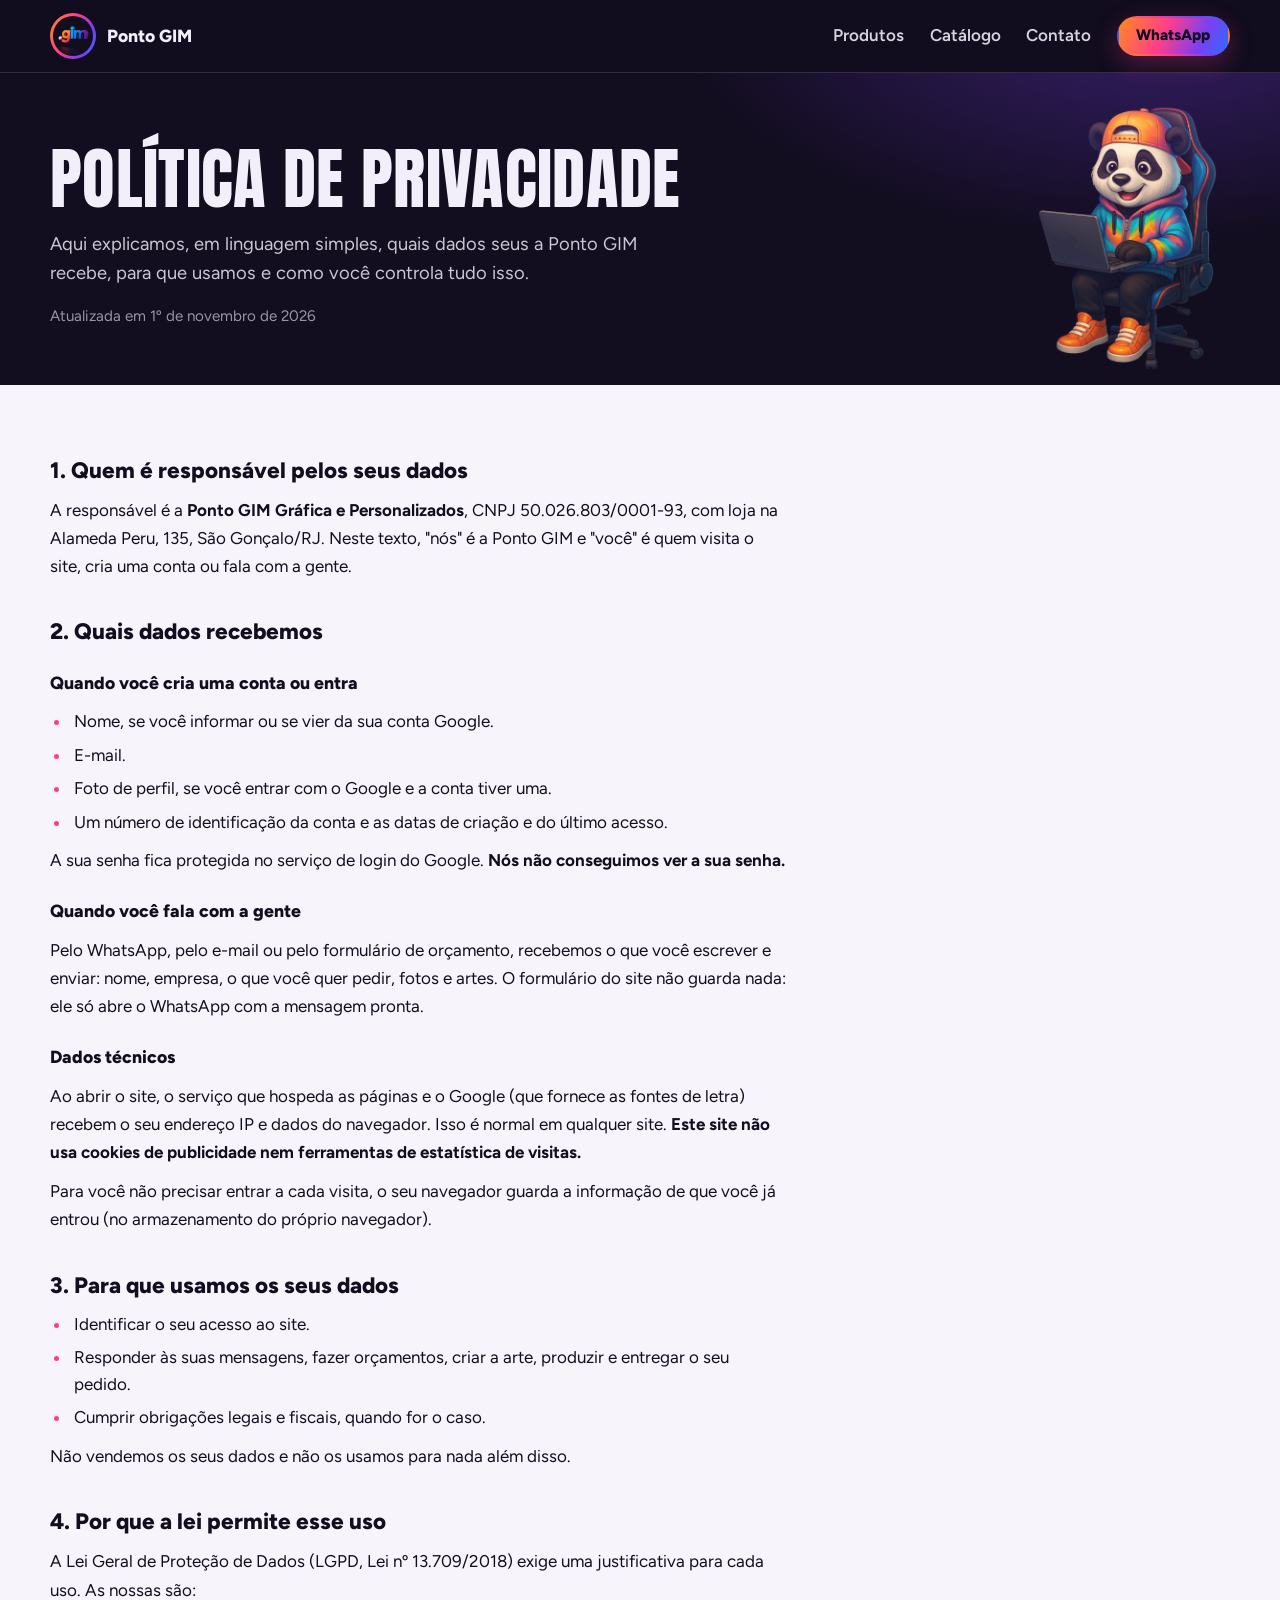
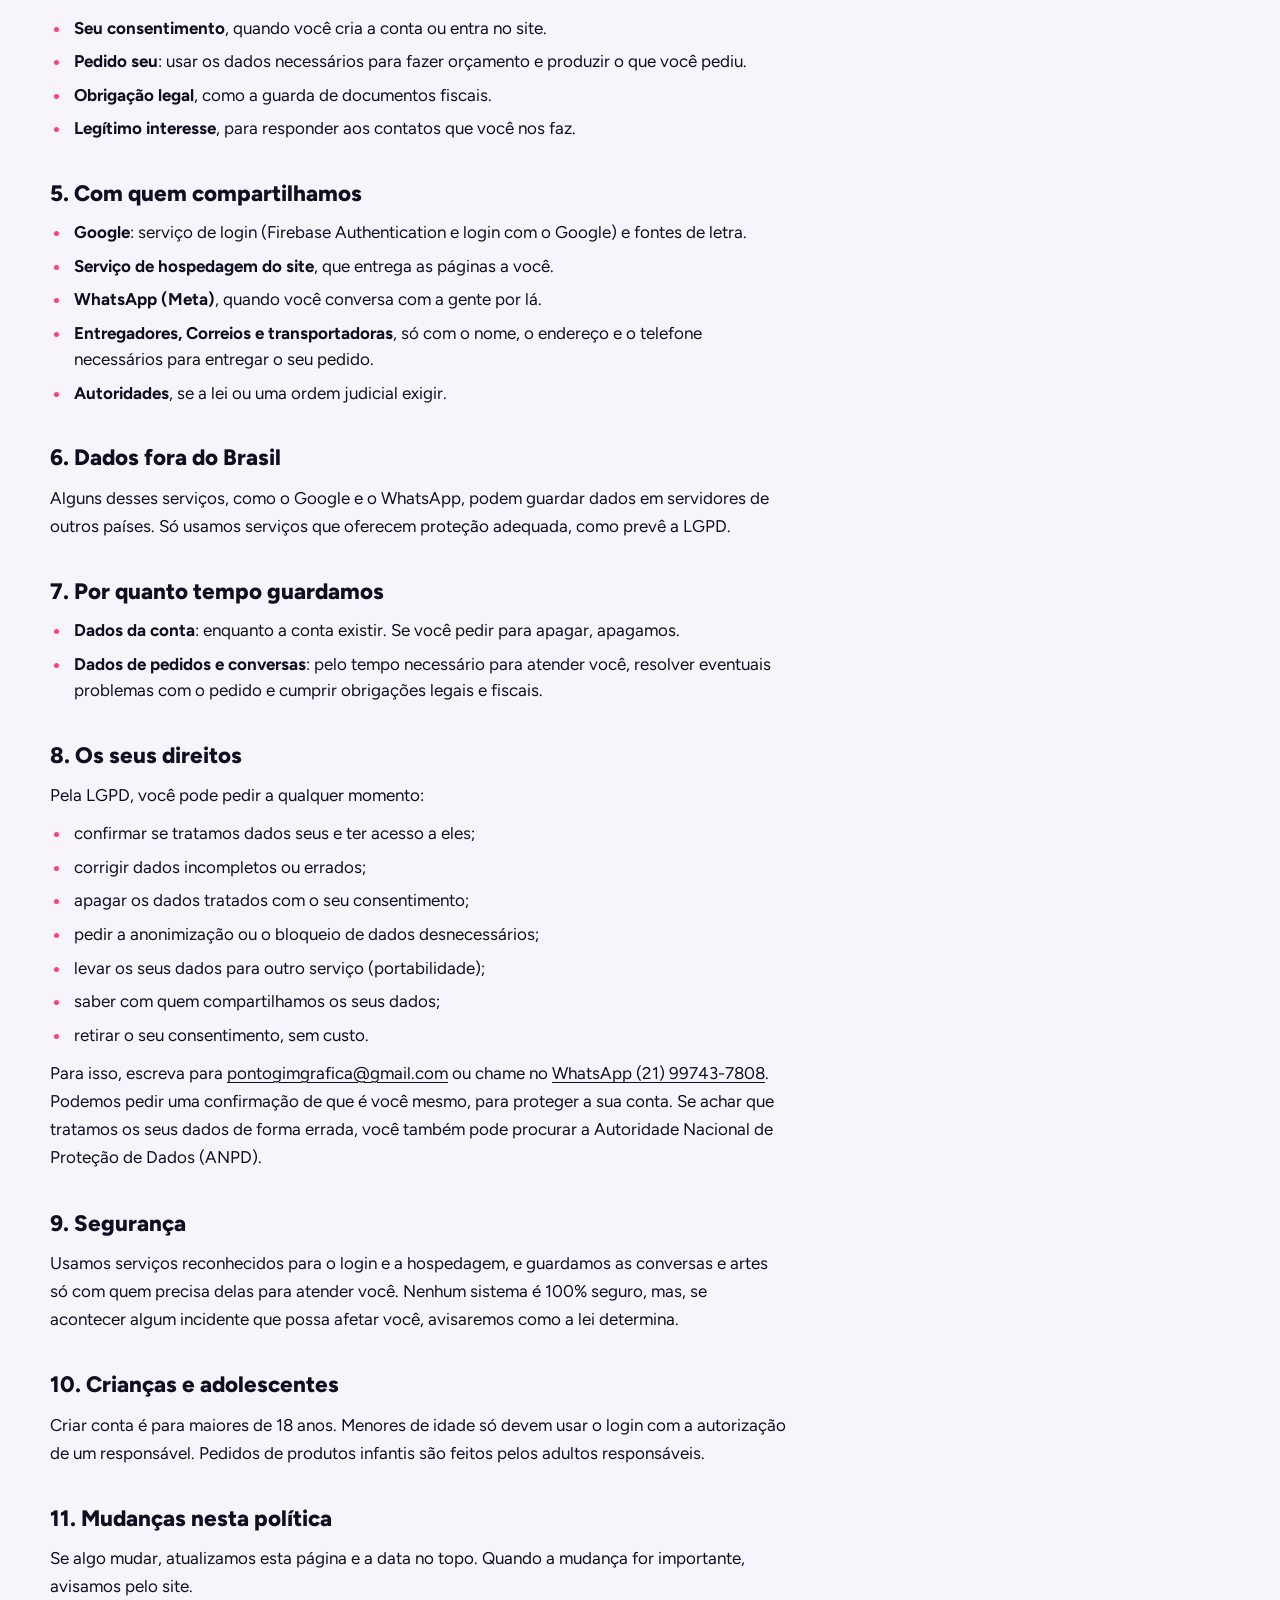
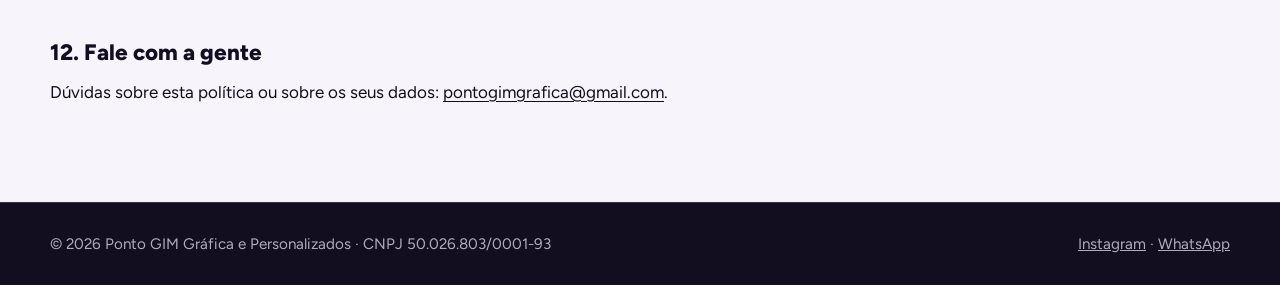
<file: paginas/privacidade.html>
<!DOCTYPE html>
<html lang="pt-BR">
<head>
  <meta charset="utf-8">
  <meta name="viewport" content="width=device-width, initial-scale=1">
  <!--
    RASCUNHO PARA REVISÃO: este texto foi preparado a partir do que o site faz hoje.
    Antes de publicar, a loja deve ler e confirmar cada ponto (e, de preferência,
    um advogado ou contador deve revisar). Pontos a confirmar estão listados no LEIA-ME.

    IMPORTANTE: esta página é PÚBLICA de propósito. Ela não carrega js/auth.js nem
    esconde o conteúdo, para abrir mesmo com EXIGIR_LOGIN = true.
  -->
  <title>Política de Privacidade | Ponto GIM</title>
  <meta name="description" content="Como a Ponto GIM Gráfica e Personalizados trata os seus dados pessoais.">
  <meta name="theme-color" content="#120d1f">
  <link rel="icon" href="data:image/svg+xml,%3Csvg xmlns='http://www.w3.org/2000/svg' viewBox='0 0 64 64'%3E%3Cdefs%3E%3ClinearGradient id='g' x1='0' y1='0' x2='1' y2='1'%3E%3Cstop offset='0' stop-color='%23ff8a1f'/%3E%3Cstop offset='.5' stop-color='%23ff3d8b'/%3E%3Cstop offset='1' stop-color='%232e6bff'/%3E%3C/linearGradient%3E%3C/defs%3E%3Ccircle cx='32' cy='32' r='30' fill='url(%23g)'/%3E%3Ccircle cx='32' cy='32' r='22' fill='%23120d1f'/%3E%3C/svg%3E">

  <link rel="preconnect" href="https://fonts.googleapis.com">
  <link rel="preconnect" href="https://fonts.gstatic.com" crossorigin>
  <link href="https://fonts.googleapis.com/css2?family=Anton&family=Figtree:wght@400;600;800&family=Yellowtail&display=swap" rel="stylesheet">
  <link rel="stylesheet" href="../css/style.css">
  <link rel="stylesheet" href="../css/privacidade.css">
</head>
<body>

  <header class="site-header">
    <div class="wrap header-row">
      <a class="logo" href="../index.html" aria-label="Ponto GIM, voltar para o início">
        <span class="logo-mark"><img class="logo-mark-image" src="../img/logo.jpg" alt=""></span>
        <span class="logo-name">Ponto GIM</span>
      </a>

      <button class="nav-toggle" type="button" aria-expanded="false" aria-controls="menu">Menu</button>

      <nav id="menu" class="nav" aria-label="Principal">
        <a href="../index.html#produtos">Produtos</a>
        <a href="catalogo.html">Catálogo</a>
        <a href="../index.html#contato">Contato</a>
        <a class="btn btn--primary btn--small" href="https://wa.me/5521997437808" data-wa="Oi! Vim pelo site da Ponto GIM e queria fazer um pedido.">WhatsApp</a>
      </nav>
    </div>
  </header>

  <main>
    <section class="doc-head">
      <div class="wrap">
        <h1>Política de Privacidade</h1>
        <p>Aqui explicamos, em linguagem simples, quais dados seus a Ponto GIM recebe, para que usamos e como você controla tudo isso.</p>
        <p class="doc-data">Atualizada em 1º de novembro de 2026</p>
        <img class="doc-head-mascote" src="../img/mascote-privacidade.jpg" alt="" aria-hidden="true">
      </div>
    </section>

    <article class="section--light documento">
      <div class="wrap">
        <div class="doc-corpo">

          <h2>1. Quem é responsável pelos seus dados</h2>
          <p>A responsável é a <strong>Ponto GIM Gráfica e Personalizados</strong>, CNPJ 50.026.803/0001-93, com loja na Alameda Peru, 135, São Gonçalo/RJ. Neste texto, "nós" é a Ponto GIM e "você" é quem visita o site, cria uma conta ou fala com a gente.</p>
          <!-- PENDENTE: incluir a razão social exata quando a loja confirmar (cartão CNPJ). -->

          <h2>2. Quais dados recebemos</h2>
          <h3>Quando você cria uma conta ou entra</h3>
          <ul>
            <li>Nome, se você informar ou se vier da sua conta Google.</li>
            <li>E-mail.</li>
            <li>Foto de perfil, se você entrar com o Google e a conta tiver uma.</li>
            <li>Um número de identificação da conta e as datas de criação e do último acesso.</li>
          </ul>
          <p>A sua senha fica protegida no serviço de login do Google. <strong>Nós não conseguimos ver a sua senha.</strong></p>

          <h3>Quando você fala com a gente</h3>
          <p>Pelo WhatsApp, pelo e-mail ou pelo formulário de orçamento, recebemos o que você escrever e enviar: nome, empresa, o que você quer pedir, fotos e artes. O formulário do site não guarda nada: ele só abre o WhatsApp com a mensagem pronta.</p>

          <h3>Dados técnicos</h3>
          <p>Ao abrir o site, o serviço que hospeda as páginas e o Google (que fornece as fontes de letra) recebem o seu endereço IP e dados do navegador. Isso é normal em qualquer site. <strong>Este site não usa cookies de publicidade nem ferramentas de estatística de visitas.</strong></p>
          <p>Para você não precisar entrar a cada visita, o seu navegador guarda a informação de que você já entrou (no armazenamento do próprio navegador).</p>

          <h2>3. Para que usamos os seus dados</h2>
          <ul>
            <li>Identificar o seu acesso ao site.</li>
            <li>Responder às suas mensagens, fazer orçamentos, criar a arte, produzir e entregar o seu pedido.</li>
            <li>Cumprir obrigações legais e fiscais, quando for o caso.</li>
          </ul>
          <p>Não vendemos os seus dados e não os usamos para nada além disso.</p>

          <h2>4. Por que a lei permite esse uso</h2>
          <p>A Lei Geral de Proteção de Dados (LGPD, Lei nº 13.709/2018) exige uma justificativa para cada uso. As nossas são:</p>
          <ul>
            <li><strong>Seu consentimento</strong>, quando você cria a conta ou entra no site.</li>
            <li><strong>Pedido seu</strong>: usar os dados necessários para fazer orçamento e produzir o que você pediu.</li>
            <li><strong>Obrigação legal</strong>, como a guarda de documentos fiscais.</li>
            <li><strong>Legítimo interesse</strong>, para responder aos contatos que você nos faz.</li>
          </ul>

          <h2>5. Com quem compartilhamos</h2>
          <ul>
            <li><strong>Google</strong>: serviço de login (Firebase Authentication e login com o Google) e fontes de letra.</li>
            <li><strong>Serviço de hospedagem do site</strong>, que entrega as páginas a você.</li>
            <li><strong>WhatsApp (Meta)</strong>, quando você conversa com a gente por lá.</li>
            <li><strong>Entregadores, Correios e transportadoras</strong>, só com o nome, o endereço e o telefone necessários para entregar o seu pedido.</li>
            <li><strong>Autoridades</strong>, se a lei ou uma ordem judicial exigir.</li>
          </ul>

          <h2>6. Dados fora do Brasil</h2>
          <p>Alguns desses serviços, como o Google e o WhatsApp, podem guardar dados em servidores de outros países. Só usamos serviços que oferecem proteção adequada, como prevê a LGPD.</p>

          <h2>7. Por quanto tempo guardamos</h2>
          <ul>
            <li><strong>Dados da conta</strong>: enquanto a conta existir. Se você pedir para apagar, apagamos.</li>
            <li><strong>Dados de pedidos e conversas</strong>: pelo tempo necessário para atender você, resolver eventuais problemas com o pedido e cumprir obrigações legais e fiscais.</li>
          </ul>

          <h2>8. Os seus direitos</h2>
          <p>Pela LGPD, você pode pedir a qualquer momento:</p>
          <ul>
            <li>confirmar se tratamos dados seus e ter acesso a eles;</li>
            <li>corrigir dados incompletos ou errados;</li>
            <li>apagar os dados tratados com o seu consentimento;</li>
            <li>pedir a anonimização ou o bloqueio de dados desnecessários;</li>
            <li>levar os seus dados para outro serviço (portabilidade);</li>
            <li>saber com quem compartilhamos os seus dados;</li>
            <li>retirar o seu consentimento, sem custo.</li>
          </ul>
          <p>Para isso, escreva para <a href="mailto:pontogimgrafica@gmail.com">pontogimgrafica@gmail.com</a> ou chame no <a href="https://wa.me/5521997437808" data-wa="Oi! Quero fazer um pedido sobre os meus dados pessoais no site da Ponto GIM.">WhatsApp (21) 99743-7808</a>. Podemos pedir uma confirmação de que é você mesmo, para proteger a sua conta. Se achar que tratamos os seus dados de forma errada, você também pode procurar a Autoridade Nacional de Proteção de Dados (ANPD).</p>

          <h2>9. Segurança</h2>
          <p>Usamos serviços reconhecidos para o login e a hospedagem, e guardamos as conversas e artes só com quem precisa delas para atender você. Nenhum sistema é 100% seguro, mas, se acontecer algum incidente que possa afetar você, avisaremos como a lei determina.</p>

          <h2>10. Crianças e adolescentes</h2>
          <p>Criar conta é para maiores de 18 anos. Menores de idade só devem usar o login com a autorização de um responsável. Pedidos de produtos infantis são feitos pelos adultos responsáveis.</p>

          <h2>11. Mudanças nesta política</h2>
          <p>Se algo mudar, atualizamos esta página e a data no topo. Quando a mudança for importante, avisamos pelo site.</p>

          <h2>12. Fale com a gente</h2>
          <p>Dúvidas sobre esta política ou sobre os seus dados: <a href="mailto:pontogimgrafica@gmail.com">pontogimgrafica@gmail.com</a>.</p>

        </div>

      </div>
    </article>
  </main>

  <footer class="site-footer">
    <div class="wrap footer-row">
      <p>&copy; <span id="year">2026</span> Ponto GIM Gráfica e Personalizados &middot; CNPJ 50.026.803/0001-93</p>
      <p><a href="https://www.instagram.com/pontogim" target="_blank" rel="noopener">Instagram</a> &middot; <a href="https://wa.me/5521997437808" data-wa="Oi! Vim pelo site da Ponto GIM.">WhatsApp</a></p>
    </div>
  </footer>

  <script src="../js/comum.js"></script>
</body>
</html>
</file>
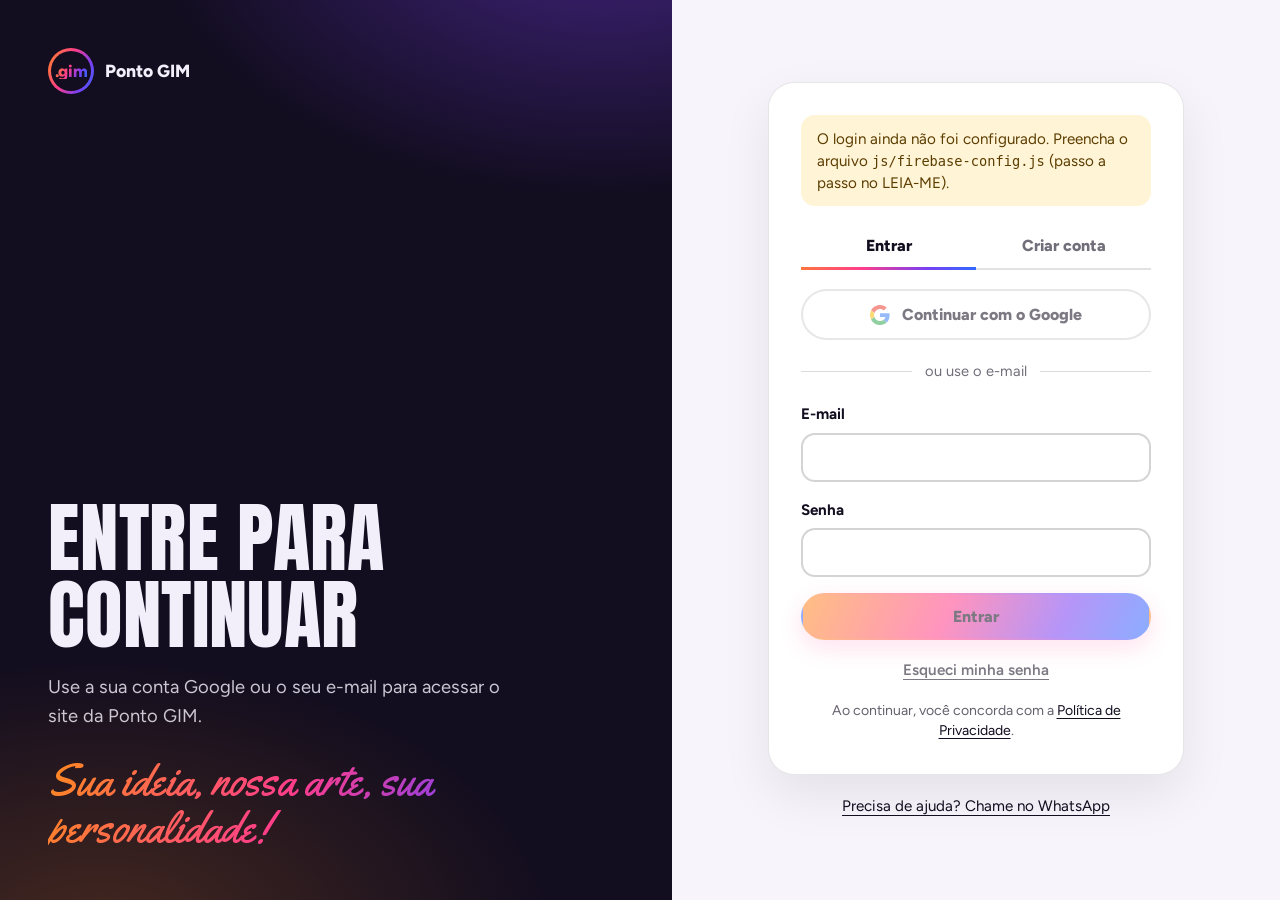
<file: pontogim-site/paginas/entrar.html>
<!DOCTYPE html>
<html lang="pt-BR">
<head>
  <meta charset="utf-8">
  <meta name="viewport" content="width=device-width, initial-scale=1">
  <title>Entrar | Ponto GIM</title>
  <meta name="robots" content="noindex">
  <meta name="theme-color" content="#120d1f">
  <link rel="icon" href="data:image/svg+xml,%3Csvg xmlns='http://www.w3.org/2000/svg' viewBox='0 0 64 64'%3E%3Cdefs%3E%3ClinearGradient id='g' x1='0' y1='0' x2='1' y2='1'%3E%3Cstop offset='0' stop-color='%23ff8a1f'/%3E%3Cstop offset='.5' stop-color='%23ff3d8b'/%3E%3Cstop offset='1' stop-color='%232e6bff'/%3E%3C/linearGradient%3E%3C/defs%3E%3Ccircle cx='32' cy='32' r='30' fill='url(%23g)'/%3E%3Ccircle cx='32' cy='32' r='22' fill='%23120d1f'/%3E%3C/svg%3E">

  <link rel="preconnect" href="https://fonts.googleapis.com">
  <link rel="preconnect" href="https://fonts.gstatic.com" crossorigin>
  <link href="https://fonts.googleapis.com/css2?family=Anton&family=Figtree:wght@400;600;800&family=Yellowtail&display=swap" rel="stylesheet">
  <link rel="stylesheet" href="../css/style.css">
  <link rel="stylesheet" href="../css/entrar.css">
</head>
<body data-pagina="entrar">

  <main class="entrar">

    <section class="entrar-marca">
      <a class="logo" href="../index.html" aria-label="Ponto GIM, ir para o início">
        <!-- Para usar o logo oficial: troque este span por <img src="../img/logo.png" alt="Ponto GIM" height="44"> -->
        <span class="logo-mark"><span class="logo-text">.gim</span></span>
        <span class="logo-name">Ponto GIM</span>
      </a>

      <div class="entrar-texto">
        <h1>Entre para continuar</h1>
        <p>Use a sua conta Google ou o seu e-mail para acessar o site da Ponto GIM.</p>
        <p class="slogan">Sua ideia, nossa arte, sua personalidade!</p>
      </div>
    </section>

    <section class="entrar-painel" aria-labelledby="titulo-painel">
      <div class="entrar-card">
        <h2 id="titulo-painel" class="sr-only">Entrar ou criar conta</h2>

        <p class="aviso aviso--config" id="aviso-config" hidden>
          O login ainda não foi configurado. Preencha o arquivo <code>js/firebase-config.js</code> (passo a passo no LEIA-ME).
        </p>

        <p class="aviso aviso--instagram" id="aviso-instagram" hidden>
          Você abriu o site dentro de outro aplicativo. O Google não permite entrar por aqui. Abra o site no navegador do celular (menu <strong>&hellip;</strong> e "Abrir no navegador") ou use e-mail e senha.
        </p>

        <div class="abas" role="tablist" aria-label="Escolha como continuar">
          <button class="aba" type="button" role="tab" id="aba-entrar" data-modo="entrar" aria-selected="true" aria-controls="form-login">Entrar</button>
          <button class="aba" type="button" role="tab" id="aba-criar" data-modo="criar" aria-selected="false" aria-controls="form-login" tabindex="-1">Criar conta</button>
        </div>

        <button class="btn-google" type="button" id="btn-google">
          <svg viewBox="0 0 48 48" width="20" height="20" aria-hidden="true" focusable="false">
            <path fill="#EA4335" d="M24 9.5c3.54 0 6.71 1.22 9.21 3.6l6.85-6.85C35.9 2.38 30.47 0 24 0 14.62 0 6.51 5.38 2.56 13.22l7.98 6.19C12.43 13.72 17.74 9.5 24 9.5z"/>
            <path fill="#4285F4" d="M46.98 24.55c0-1.57-.15-3.09-.38-4.55H24v9.02h12.94c-.58 2.96-2.26 5.48-4.78 7.18l7.73 6c4.51-4.18 7.09-10.36 7.09-17.65z"/>
            <path fill="#FBBC05" d="M10.53 28.59c-.48-1.45-.76-2.99-.76-4.59s.27-3.14.76-4.59l-7.98-6.19C.92 16.46 0 20.12 0 24c0 3.88.92 7.54 2.56 10.78l7.97-6.19z"/>
            <path fill="#34A853" d="M24 48c6.48 0 11.93-2.13 15.89-5.81l-7.73-6c-2.15 1.45-4.92 2.3-8.16 2.3-6.26 0-11.57-4.22-13.47-9.91l-7.98 6.19C6.51 42.62 14.62 48 24 48z"/>
          </svg>
          <span>Continuar com o Google</span>
        </button>

        <p class="ou"><span>ou use o e-mail</span></p>

        <form id="form-login" role="tabpanel" aria-labelledby="aba-entrar" novalidate>
          <div class="field" id="campo-nome" hidden>
            <label for="login-nome">Seu nome</label>
            <input id="login-nome" name="nome" type="text" autocomplete="name">
          </div>

          <div class="field">
            <label for="login-email">E-mail</label>
            <input id="login-email" name="email" type="email" autocomplete="email" inputmode="email" required>
          </div>

          <div class="field">
            <label for="login-senha">Senha</label>
            <input id="login-senha" name="senha" type="password" autocomplete="current-password" minlength="6" required>
          </div>

          <button class="btn btn--primary btn--full" type="submit" id="btn-enviar">Entrar</button>

          <p class="esqueci" id="linha-esqueci">
            <button class="link-botao" type="button" id="btn-esqueci">Esqueci minha senha</button>
          </p>
        </form>

        <p class="mensagem" id="mensagem" role="alert" aria-live="polite" hidden></p>

        <p class="entrar-lgpd">Ao continuar, você concorda com a <a href="privacidade.html">Política de Privacidade</a>.</p>
      </div>

      <p class="entrar-voltar"><a href="https://wa.me/5521997437808" data-wa="Oi! Estou com dificuldade para entrar no site da Ponto GIM.">Precisa de ajuda? Chame no WhatsApp</a></p>
    </section>

  </main>

  <script src="../js/comum.js"></script>
  <script type="module" src="../js/auth.js"></script>
  <script type="module" src="../js/entrar.js"></script>
</body>
</html>
</file>
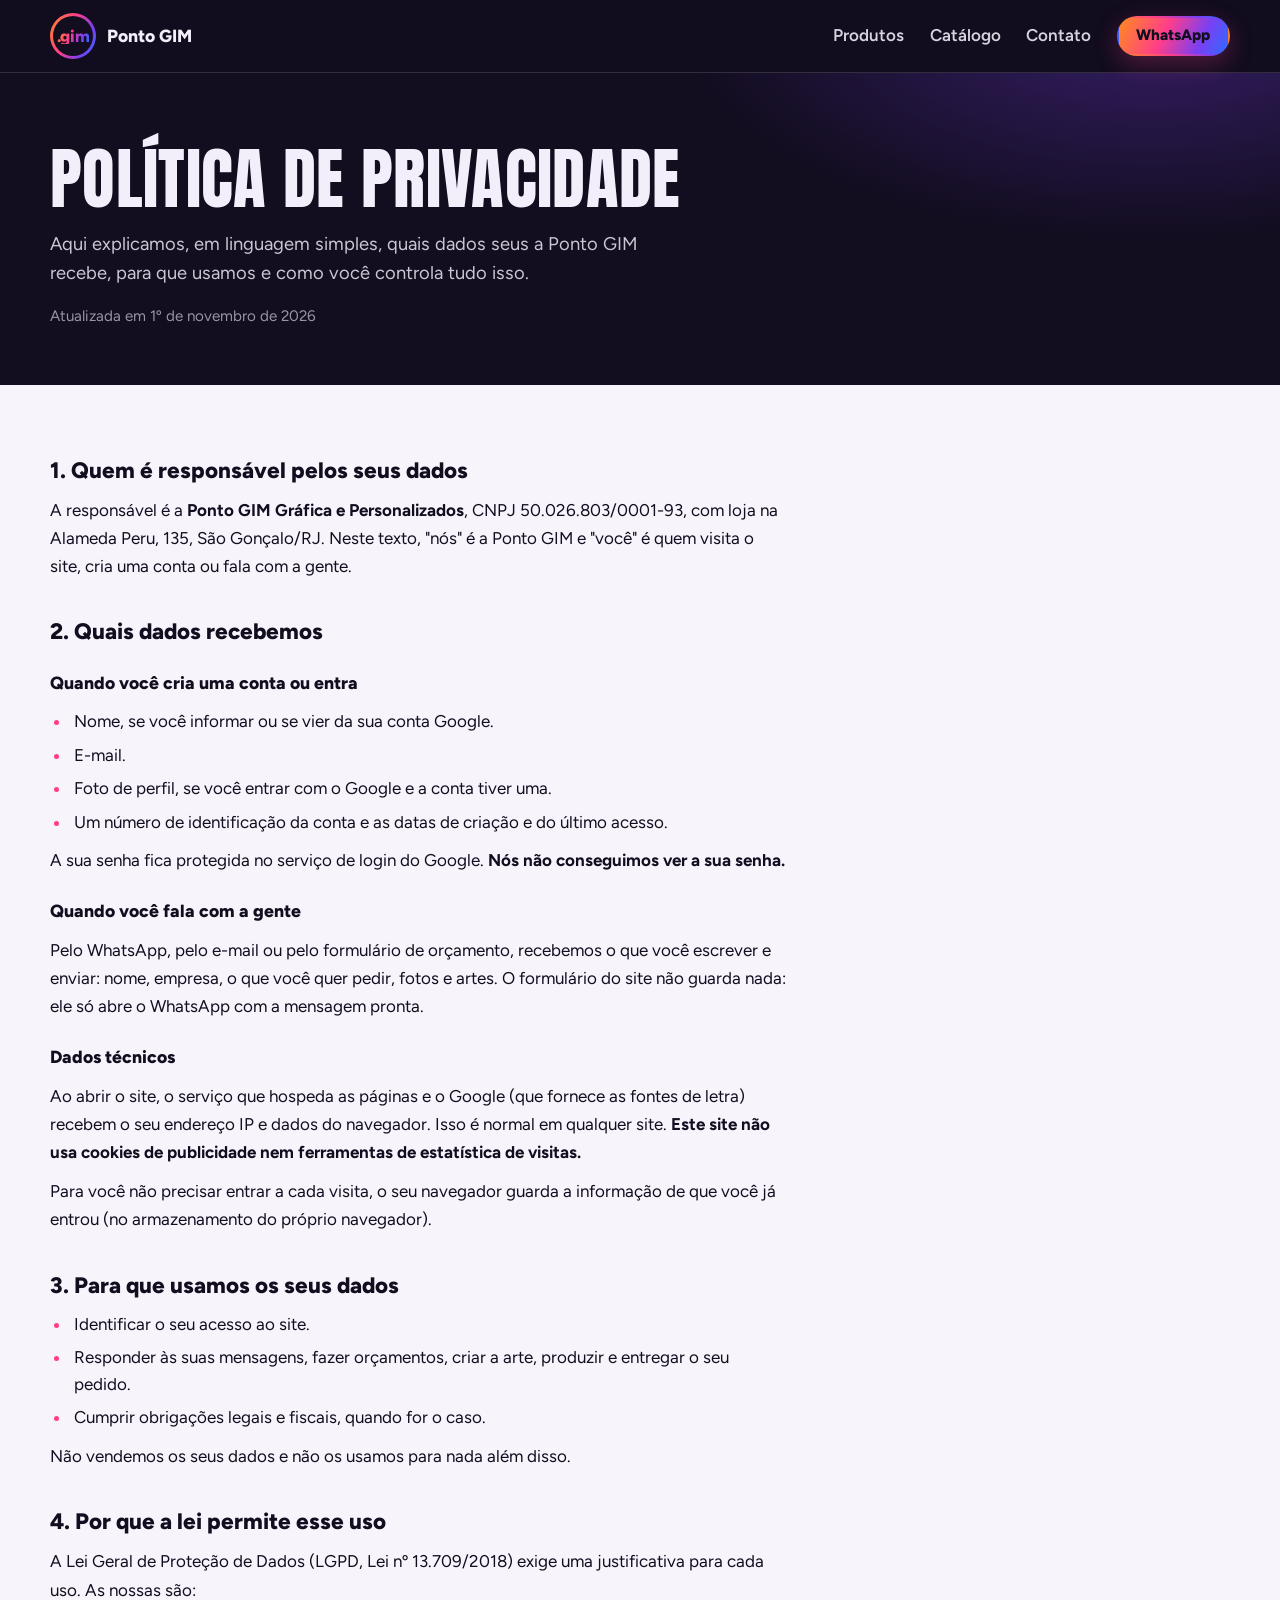
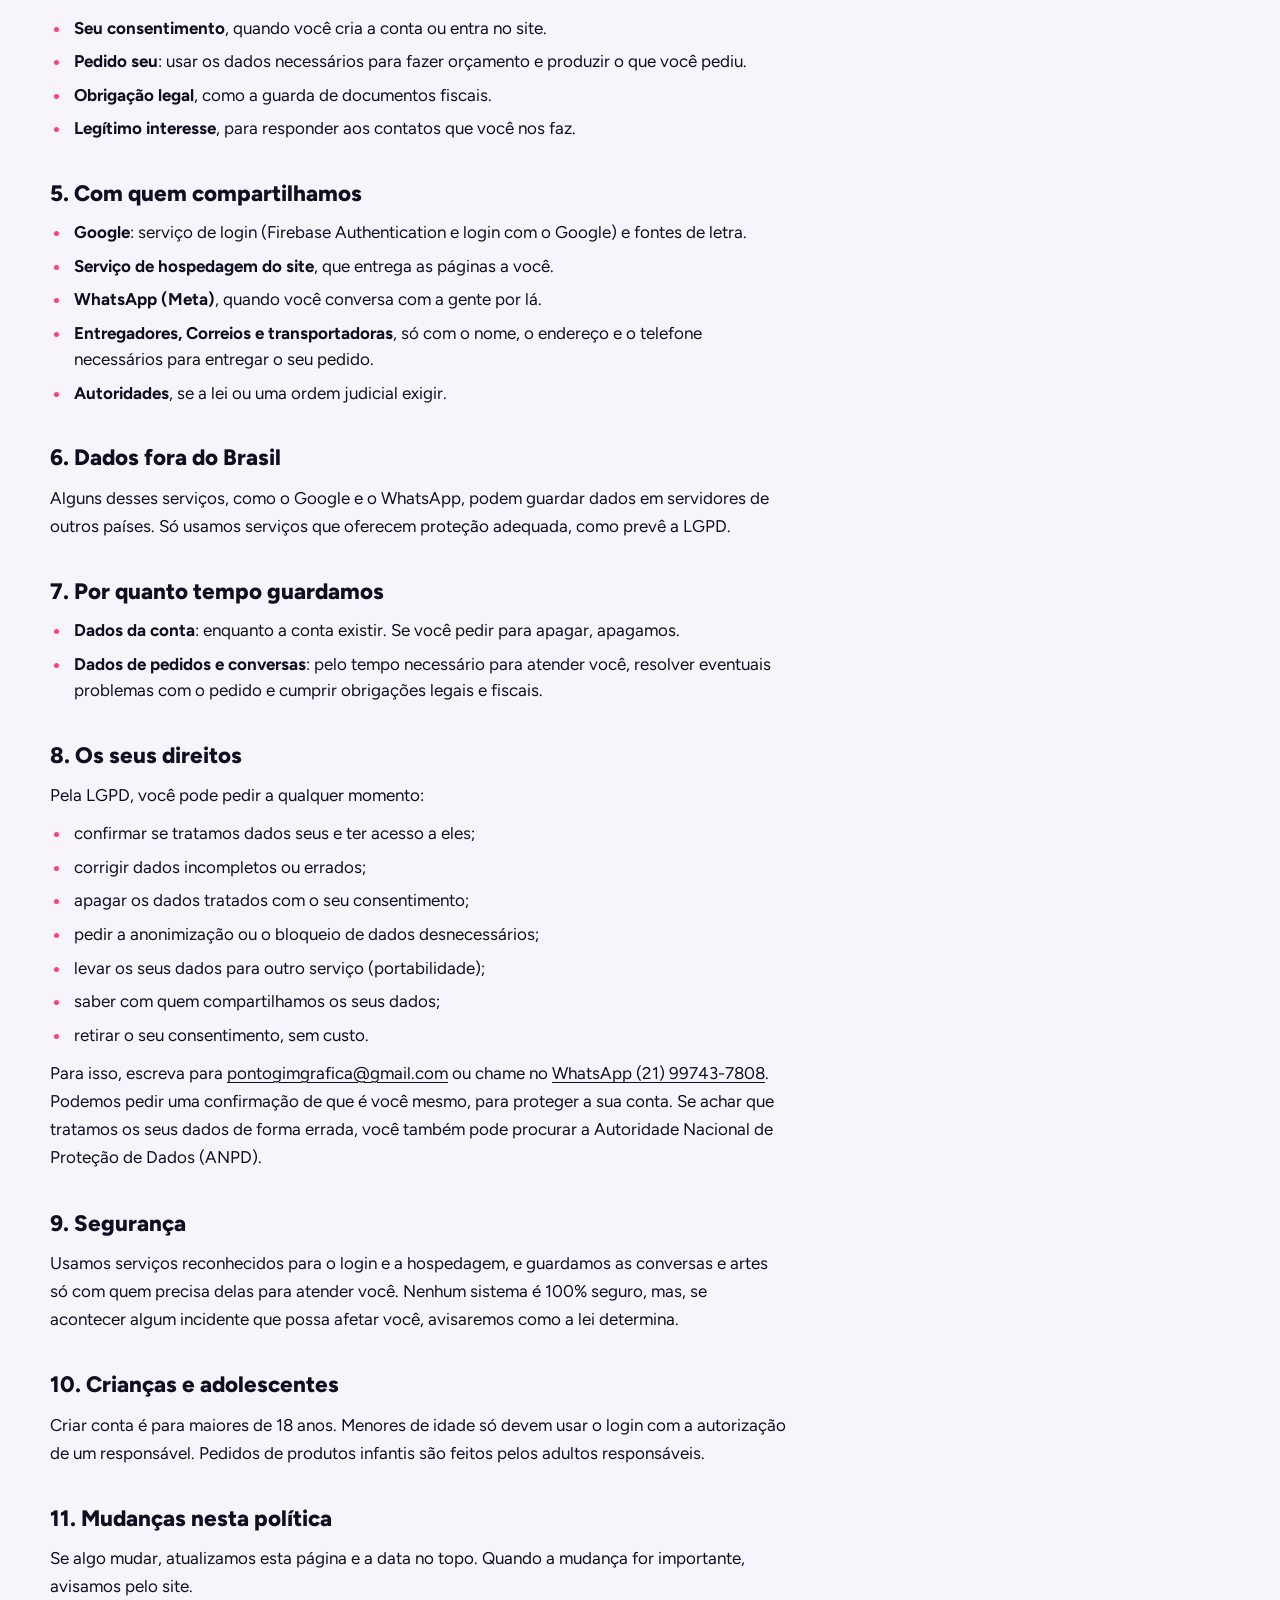
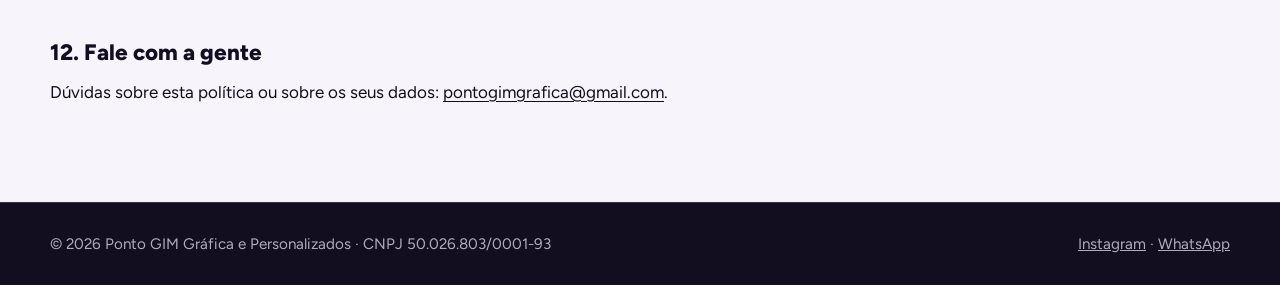
<file: pontogim-site/paginas/privacidade.html>
<!DOCTYPE html>
<html lang="pt-BR">
<head>
  <meta charset="utf-8">
  <meta name="viewport" content="width=device-width, initial-scale=1">
  <!--
    RASCUNHO PARA REVISÃO: este texto foi preparado a partir do que o site faz hoje.
    Antes de publicar, a loja deve ler e confirmar cada ponto (e, de preferência,
    um advogado ou contador deve revisar). Pontos a confirmar estão listados no LEIA-ME.

    IMPORTANTE: esta página é PÚBLICA de propósito. Ela não carrega js/auth.js nem
    esconde o conteúdo, para abrir mesmo com EXIGIR_LOGIN = true.
  -->
  <title>Política de Privacidade | Ponto GIM</title>
  <meta name="description" content="Como a Ponto GIM Gráfica e Personalizados trata os seus dados pessoais.">
  <meta name="theme-color" content="#120d1f">
  <link rel="icon" href="data:image/svg+xml,%3Csvg xmlns='http://www.w3.org/2000/svg' viewBox='0 0 64 64'%3E%3Cdefs%3E%3ClinearGradient id='g' x1='0' y1='0' x2='1' y2='1'%3E%3Cstop offset='0' stop-color='%23ff8a1f'/%3E%3Cstop offset='.5' stop-color='%23ff3d8b'/%3E%3Cstop offset='1' stop-color='%232e6bff'/%3E%3C/linearGradient%3E%3C/defs%3E%3Ccircle cx='32' cy='32' r='30' fill='url(%23g)'/%3E%3Ccircle cx='32' cy='32' r='22' fill='%23120d1f'/%3E%3C/svg%3E">

  <link rel="preconnect" href="https://fonts.googleapis.com">
  <link rel="preconnect" href="https://fonts.gstatic.com" crossorigin>
  <link href="https://fonts.googleapis.com/css2?family=Anton&family=Figtree:wght@400;600;800&family=Yellowtail&display=swap" rel="stylesheet">
  <link rel="stylesheet" href="../css/style.css">
  <link rel="stylesheet" href="../css/privacidade.css">
</head>
<body>

  <header class="site-header">
    <div class="wrap header-row">
      <a class="logo" href="../index.html" aria-label="Ponto GIM, voltar para o início">
        <span class="logo-mark"><span class="logo-text">.gim</span></span>
        <span class="logo-name">Ponto GIM</span>
      </a>

      <button class="nav-toggle" type="button" aria-expanded="false" aria-controls="menu">Menu</button>

      <nav id="menu" class="nav" aria-label="Principal">
        <a href="../index.html#produtos">Produtos</a>
        <a href="catalogo.html">Catálogo</a>
        <a href="../index.html#contato">Contato</a>
        <a class="btn btn--primary btn--small" href="https://wa.me/5521997437808" data-wa="Oi! Vim pelo site da Ponto GIM e queria fazer um pedido.">WhatsApp</a>
      </nav>
    </div>
  </header>

  <main>
    <section class="doc-head">
      <div class="wrap">
        <h1>Política de Privacidade</h1>
        <p>Aqui explicamos, em linguagem simples, quais dados seus a Ponto GIM recebe, para que usamos e como você controla tudo isso.</p>
        <p class="doc-data">Atualizada em 1º de novembro de 2026</p>
      </div>
    </section>

    <article class="section--light documento">
      <div class="wrap">
        <div class="doc-corpo">

          <h2>1. Quem é responsável pelos seus dados</h2>
          <p>A responsável é a <strong>Ponto GIM Gráfica e Personalizados</strong>, CNPJ 50.026.803/0001-93, com loja na Alameda Peru, 135, São Gonçalo/RJ. Neste texto, "nós" é a Ponto GIM e "você" é quem visita o site, cria uma conta ou fala com a gente.</p>
          <!-- PENDENTE: incluir a razão social exata quando a loja confirmar (cartão CNPJ). -->

          <h2>2. Quais dados recebemos</h2>
          <h3>Quando você cria uma conta ou entra</h3>
          <ul>
            <li>Nome, se você informar ou se vier da sua conta Google.</li>
            <li>E-mail.</li>
            <li>Foto de perfil, se você entrar com o Google e a conta tiver uma.</li>
            <li>Um número de identificação da conta e as datas de criação e do último acesso.</li>
          </ul>
          <p>A sua senha fica protegida no serviço de login do Google. <strong>Nós não conseguimos ver a sua senha.</strong></p>

          <h3>Quando você fala com a gente</h3>
          <p>Pelo WhatsApp, pelo e-mail ou pelo formulário de orçamento, recebemos o que você escrever e enviar: nome, empresa, o que você quer pedir, fotos e artes. O formulário do site não guarda nada: ele só abre o WhatsApp com a mensagem pronta.</p>

          <h3>Dados técnicos</h3>
          <p>Ao abrir o site, o serviço que hospeda as páginas e o Google (que fornece as fontes de letra) recebem o seu endereço IP e dados do navegador. Isso é normal em qualquer site. <strong>Este site não usa cookies de publicidade nem ferramentas de estatística de visitas.</strong></p>
          <p>Para você não precisar entrar a cada visita, o seu navegador guarda a informação de que você já entrou (no armazenamento do próprio navegador).</p>

          <h2>3. Para que usamos os seus dados</h2>
          <ul>
            <li>Identificar o seu acesso ao site.</li>
            <li>Responder às suas mensagens, fazer orçamentos, criar a arte, produzir e entregar o seu pedido.</li>
            <li>Cumprir obrigações legais e fiscais, quando for o caso.</li>
          </ul>
          <p>Não vendemos os seus dados e não os usamos para nada além disso.</p>

          <h2>4. Por que a lei permite esse uso</h2>
          <p>A Lei Geral de Proteção de Dados (LGPD, Lei nº 13.709/2018) exige uma justificativa para cada uso. As nossas são:</p>
          <ul>
            <li><strong>Seu consentimento</strong>, quando você cria a conta ou entra no site.</li>
            <li><strong>Pedido seu</strong>: usar os dados necessários para fazer orçamento e produzir o que você pediu.</li>
            <li><strong>Obrigação legal</strong>, como a guarda de documentos fiscais.</li>
            <li><strong>Legítimo interesse</strong>, para responder aos contatos que você nos faz.</li>
          </ul>

          <h2>5. Com quem compartilhamos</h2>
          <ul>
            <li><strong>Google</strong>: serviço de login (Firebase Authentication e login com o Google) e fontes de letra.</li>
            <li><strong>Serviço de hospedagem do site</strong>, que entrega as páginas a você.</li>
            <li><strong>WhatsApp (Meta)</strong>, quando você conversa com a gente por lá.</li>
            <li><strong>Entregadores, Correios e transportadoras</strong>, só com o nome, o endereço e o telefone necessários para entregar o seu pedido.</li>
            <li><strong>Autoridades</strong>, se a lei ou uma ordem judicial exigir.</li>
          </ul>

          <h2>6. Dados fora do Brasil</h2>
          <p>Alguns desses serviços, como o Google e o WhatsApp, podem guardar dados em servidores de outros países. Só usamos serviços que oferecem proteção adequada, como prevê a LGPD.</p>

          <h2>7. Por quanto tempo guardamos</h2>
          <ul>
            <li><strong>Dados da conta</strong>: enquanto a conta existir. Se você pedir para apagar, apagamos.</li>
            <li><strong>Dados de pedidos e conversas</strong>: pelo tempo necessário para atender você, resolver eventuais problemas com o pedido e cumprir obrigações legais e fiscais.</li>
          </ul>

          <h2>8. Os seus direitos</h2>
          <p>Pela LGPD, você pode pedir a qualquer momento:</p>
          <ul>
            <li>confirmar se tratamos dados seus e ter acesso a eles;</li>
            <li>corrigir dados incompletos ou errados;</li>
            <li>apagar os dados tratados com o seu consentimento;</li>
            <li>pedir a anonimização ou o bloqueio de dados desnecessários;</li>
            <li>levar os seus dados para outro serviço (portabilidade);</li>
            <li>saber com quem compartilhamos os seus dados;</li>
            <li>retirar o seu consentimento, sem custo.</li>
          </ul>
          <p>Para isso, escreva para <a href="mailto:pontogimgrafica@gmail.com">pontogimgrafica@gmail.com</a> ou chame no <a href="https://wa.me/5521997437808" data-wa="Oi! Quero fazer um pedido sobre os meus dados pessoais no site da Ponto GIM.">WhatsApp (21) 99743-7808</a>. Podemos pedir uma confirmação de que é você mesmo, para proteger a sua conta. Se achar que tratamos os seus dados de forma errada, você também pode procurar a Autoridade Nacional de Proteção de Dados (ANPD).</p>

          <h2>9. Segurança</h2>
          <p>Usamos serviços reconhecidos para o login e a hospedagem, e guardamos as conversas e artes só com quem precisa delas para atender você. Nenhum sistema é 100% seguro, mas, se acontecer algum incidente que possa afetar você, avisaremos como a lei determina.</p>

          <h2>10. Crianças e adolescentes</h2>
          <p>Criar conta é para maiores de 18 anos. Menores de idade só devem usar o login com a autorização de um responsável. Pedidos de produtos infantis são feitos pelos adultos responsáveis.</p>

          <h2>11. Mudanças nesta política</h2>
          <p>Se algo mudar, atualizamos esta página e a data no topo. Quando a mudança for importante, avisamos pelo site.</p>

          <h2>12. Fale com a gente</h2>
          <p>Dúvidas sobre esta política ou sobre os seus dados: <a href="mailto:pontogimgrafica@gmail.com">pontogimgrafica@gmail.com</a>.</p>

        </div>
      </div>
    </article>
  </main>

  <footer class="site-footer">
    <div class="wrap footer-row">
      <p>&copy; <span id="year">2026</span> Ponto GIM Gráfica e Personalizados &middot; CNPJ 50.026.803/0001-93</p>
      <p><a href="https://www.instagram.com/pontogim" target="_blank" rel="noopener">Instagram</a> &middot; <a href="https://wa.me/5521997437808" data-wa="Oi! Vim pelo site da Ponto GIM.">WhatsApp</a></p>
    </div>
  </footer>

  <script src="../js/comum.js"></script>
</body>
</html>
</file>
<file: css/style.css>
/* ==========================================================
   Ponto GIM | folha de estilos
   Paleta tirada do logo: laranja, rosa, roxo e azul sobre
   um preto arroxeado. Tudo editável nas variáveis abaixo.
   ========================================================== */

:root {
  --ink: #120d1f;
  --ink-2: #1b1430;
  --ink-3: #2a2045;
  --paper: #f7f4fb;
  --line: rgba(255, 255, 255, .14);
  --orange: #ff8a1f;
  --pink: #ff3d8b;
  --violet: #7b3ff2;
  --blue: #2e6bff;
  --wa: #25d366;
  --grad: linear-gradient(115deg, var(--orange), var(--pink) 42%, var(--violet) 74%, var(--blue));

  --font-display: 'Anton', 'Impact', sans-serif;
  --font-script: 'Yellowtail', cursive;
  --font-body: 'Figtree', system-ui, -apple-system, 'Segoe UI', sans-serif;
}

*, *::before, *::after { box-sizing: border-box; }
* { margin: 0; }

html {
  scroll-behavior: smooth;
  scroll-padding-top: 88px;
}

body {
  font-family: var(--font-body);
  font-size: 1.0625rem;
  line-height: 1.6;
  color: #f3effa;
  background: var(--ink);
  -webkit-font-smoothing: antialiased;
}

img, svg { display: block; max-width: 100%; }
a { color: inherit; }
ul, ol { padding: 0; list-style: none; }

:focus-visible {
  outline: 3px solid var(--orange);
  outline-offset: 3px;
  border-radius: 6px;
}

.wrap {
  width: min(1180px, 100% - 2.5rem);
  margin-inline: auto;
}

.sr-only {
  position: absolute;
  width: 1px; height: 1px;
  overflow: hidden;
  clip: rect(0 0 0 0);
  white-space: nowrap;
}

/* ---------- Botões ---------- */
.btn {
  display: inline-flex;
  align-items: center;
  justify-content: center;
  gap: .5rem;
  padding: .85rem 1.5rem;
  border: 2px solid transparent;
  border-radius: 999px;
  appearance: none;
  background: transparent;
  font: 800 1rem/1 var(--font-body);
  text-decoration: none;
  cursor: pointer;
  transition: transform .15s ease, box-shadow .15s ease, background-color .15s ease;
}
.btn:hover { transform: translateY(-2px); }
.btn:active { transform: translateY(0); }
.btn:focus-visible { outline: 3px solid var(--orange); outline-offset: 3px; }

.btn--primary {
  background: var(--grad);
  color: var(--ink);
  box-shadow: 0 8px 24px rgba(255, 61, 139, .28);
}
.btn--ghost { border-color: var(--line); color: #fff; }
.btn--ghost:hover { background: rgba(255, 255, 255, .08); }
.btn--light { background: #fff; color: var(--ink); }
.btn--dark { background: var(--ink); color: #fff; }
.btn--outline-dark { border-color: var(--ink); color: var(--ink); }
.btn--outline-dark:hover { background: rgba(18, 13, 31, .06); }
.btn--small { padding: .65rem 1.1rem; font-size: .95rem; }
.btn--full { width: 100%; }

/* ---------- Faixa de campanha ---------- */
.campaign {
  background: var(--grad);
  color: var(--ink);
  text-align: center;
  padding: .55rem 1rem;
  font-weight: 600;
  font-size: .95rem;
}
.campaign a { font-weight: 800; margin-left: .35rem; }

/* ---------- Cabeçalho ---------- */
.site-header {
  position: sticky;
  top: 0;
  z-index: 20;
  background: rgba(18, 13, 31, .88);
  backdrop-filter: blur(12px);
  -webkit-backdrop-filter: blur(12px);
  border-bottom: 1px solid var(--line);
}
.header-row {
  display: flex;
  align-items: center;
  justify-content: space-between;
  gap: 1rem;
  min-height: 72px;
}
.logo {
  display: inline-flex;
  align-items: center;
  gap: .7rem;
  text-decoration: none;
}
.logo-mark {
  display: grid;
  place-items: center;
  width: 46px; height: 46px;
  border-radius: 50%;
  background:
    linear-gradient(var(--ink), var(--ink)) padding-box,
    var(--grad) border-box;
  border: 3px solid transparent;
}
.logo-text {
  font: 800 1.05rem/1 var(--font-body);
  letter-spacing: -.02em;
  background: var(--grad);
  -webkit-background-clip: text;
  background-clip: text;
  color: transparent;
}
.logo-name { font-weight: 800; font-size: 1.1rem; }

.nav {
  display: flex;
  align-items: center;
  gap: 1.6rem;
}
.nav a:not(.btn) {
  text-decoration: none;
  font-weight: 600;
  opacity: .88;
}
.nav a:not(.btn):hover { opacity: 1; text-decoration: underline; text-underline-offset: 6px; }

.nav-toggle {
  display: none;
  padding: .55rem 1rem;
  border: 1px solid var(--line);
  border-radius: 999px;
  background: transparent;
  color: #fff;
  font: 700 .95rem var(--font-body);
  cursor: pointer;
}

/* ---------- Hero ---------- */
.hero {
  padding: clamp(2.5rem, 6vw, 5rem) 0 clamp(3rem, 7vw, 6rem);
  background:
    radial-gradient(60rem 30rem at 85% -5%, rgba(123, 63, 242, .35), transparent 60%),
    radial-gradient(40rem 26rem at 0% 100%, rgba(255, 138, 31, .16), transparent 60%),
    var(--ink);
}
.hero-grid {
  display: grid;
  grid-template-columns: 1.05fr .95fr;
  gap: clamp(2rem, 5vw, 4.5rem);
  align-items: center;
}
.hero h1 {
  font: 400 clamp(2.9rem, 6.6vw, 5.6rem)/.98 var(--font-display);
  text-transform: uppercase;
  letter-spacing: .005em;
  max-width: 14ch;
}
.hero-lead {
  margin-top: 1.4rem;
  max-width: 46ch;
  font-size: 1.2rem;
  color: rgba(243, 239, 250, .82);
}
.hero-actions {
  display: flex;
  flex-wrap: wrap;
  gap: .8rem;
  margin-top: 2rem;
}
.hero-address {
  margin-top: 1.6rem;
  font-size: .98rem;
  color: rgba(243, 239, 250, .65);
}
.hero-address a { color: #fff; font-weight: 600; }

/* ---------- Montador de caneca ---------- */
.builder {
  padding: 1.5rem;
  border: 3px solid transparent;
  border-radius: 30px;
  background:
    linear-gradient(var(--ink-2), var(--ink-2)) padding-box,
    var(--grad) border-box;
  box-shadow: 0 30px 80px rgba(0, 0, 0, .45);
}
.builder h2 {
  font: 400 1.7rem/1 var(--font-display);
  text-transform: uppercase;
  letter-spacing: .02em;
  margin-bottom: 1rem;
}
.stage {
  border-radius: 20px;
  background: radial-gradient(circle at 50% 35%, var(--ink-3), var(--ink) 75%);
  padding: .5rem;
  margin-bottom: 1.2rem;
}
.stage svg { width: min(100%, 340px); margin-inline: auto; }

#mug-label { transition: opacity .15s ease; }

.field { margin-bottom: 1rem; border: 0; padding: 0; min-width: 0; }
.field label,
.field legend {
  display: block;
  margin-bottom: .4rem;
  font-weight: 700;
  font-size: .95rem;
  padding: 0;
}

input[type="text"],
input[type="number"],
select,
textarea {
  width: 100%;
  padding: .8rem 1rem;
  border: 2px solid var(--line);
  border-radius: 14px;
  background: rgba(255, 255, 255, .06);
  color: #fff;
  font: 600 1rem var(--font-body);
}
textarea { resize: vertical; }
select option { color: #111; }
input::placeholder, textarea::placeholder { color: rgba(255, 255, 255, .4); }
input[type="text"]:focus-visible,
input[type="number"]:focus-visible,
select:focus-visible,
textarea:focus-visible { outline-offset: 1px; border-color: transparent; }

.swatches { display: flex; gap: .7rem; flex-wrap: wrap; }
.swatch { position: relative; cursor: pointer; margin: 0; }
.swatch input { position: absolute; opacity: 0; inset: 0; margin: 0; cursor: pointer; }
.swatch span {
  display: block;
  width: 40px; height: 40px;
  border-radius: 50%;
  background: var(--c);
  border: 2px solid rgba(255, 255, 255, .35);
  transition: transform .15s ease, box-shadow .15s ease;
}
.swatch input:checked + span {
  box-shadow: 0 0 0 3px var(--ink-2), 0 0 0 6px #fff;
  transform: scale(1.05);
}
.swatch input:focus-visible + span {
  outline: 3px solid var(--orange);
  outline-offset: 5px;
}

.pills { display: flex; gap: .6rem; flex-wrap: wrap; }
.pill { position: relative; cursor: pointer; margin: 0; }
.pill input { position: absolute; opacity: 0; inset: 0; margin: 0; cursor: pointer; }
.pill span {
  display: block;
  padding: .55rem 1.1rem;
  border: 2px solid var(--line);
  border-radius: 999px;
  font-size: 1.15rem;
  line-height: 1.2;
  transition: background-color .15s ease, color .15s ease;
}
.pill input:checked + span { background: #fff; color: var(--ink); border-color: #fff; }
.pill input:focus-visible + span { outline: 3px solid var(--orange); outline-offset: 3px; }
.pill--forte span { font-family: var(--font-display); letter-spacing: .03em; text-transform: uppercase; font-size: 1.05rem; }
.pill--manuscrita span { font-family: var(--font-script); font-size: 1.4rem; }
.pill--classica span { font-family: 'Playfair Display', serif; font-style: italic; font-weight: 700; }

.builder-note {
  margin-top: .8rem;
  font-size: .85rem;
  color: rgba(243, 239, 250, .6);
  text-align: center;
}

/* ---------- Seções ---------- */
.section { padding: clamp(3.5rem, 8vw, 6.5rem) 0; }
.section--light { background: var(--paper); color: var(--ink); }
.section--panel {
  background:
    radial-gradient(45rem 24rem at 100% 0%, rgba(46, 107, 255, .28), transparent 60%),
    var(--ink-2);
}

.section-head { margin-bottom: 2.5rem; max-width: 40rem; }
.section h2 {
  font: 400 clamp(2.2rem, 4.5vw, 3.4rem)/1.02 var(--font-display);
  text-transform: uppercase;
  letter-spacing: .01em;
}
.section-head p { margin-top: .8rem; font-size: 1.1rem; opacity: .8; }

/* ---------- Cartões de produto ---------- */
.tiles {
  display: grid;
  grid-template-columns: repeat(4, 1fr);
  gap: 1rem;
}
.tile {
  position: relative;
  isolation: isolate;
  display: flex;
  align-items: flex-end;
  min-height: 380px;
  padding: 1.5rem;
  border-radius: 26px;
  overflow: hidden;
  background: var(--bg);
  color: var(--fg);
}
.tile--big { grid-column: span 2; grid-row: span 2; min-height: 520px; }
.tile--wide { grid-column: span 4; min-height: 220px; }

.tile > img {
  position: absolute;
  inset: 0;
  z-index: -2;
  width: 100%; height: 100%;
  object-fit: cover;
}
.tile.has-img { color: #fff; }
.tile.has-img::after {
  content: "";
  position: absolute;
  inset: 0;
  z-index: -1;
  background: linear-gradient(to top, rgba(18, 13, 31, .88), rgba(18, 13, 31, 0) 65%);
}
.tile.has-img .btn--dark { background: #fff; color: var(--ink); }

.tile-body { display: grid; gap: .6rem; justify-items: start; max-width: 30rem; }
.tile h3 {
  font: 400 clamp(1.7rem, 3vw, 2.3rem)/1.02 var(--font-display);
  text-transform: uppercase;
  letter-spacing: .01em;
}
.tile--big h3 { font-size: clamp(2.6rem, 5vw, 4rem); }
.tile p { font-size: 1rem; line-height: 1.45; }
.tile .btn { margin-top: .5rem; }

/* ---------- Como pedir ---------- */
.steps {
  display: grid;
  grid-template-columns: repeat(4, 1fr);
  gap: clamp(1.5rem, 3vw, 2.5rem);
  counter-reset: none;
}
.steps li { border-top: 3px solid transparent; border-image: var(--grad) 1; padding-top: 1.4rem; }
.step-n {
  display: block;
  font: 400 4rem/1 var(--font-display);
  background: var(--grad);
  -webkit-background-clip: text;
  background-clip: text;
  color: transparent;
}
.steps h3 { margin-top: .5rem; font-size: 1.35rem; font-weight: 800; }
.steps p { margin-top: .4rem; color: rgba(243, 239, 250, .78); max-width: 30ch; }

/* ---------- Corporativo / orçamento ---------- */
.corp-grid {
  display: grid;
  grid-template-columns: 1fr 1fr;
  gap: clamp(2rem, 6vw, 5rem);
  align-items: start;
}
.corp-copy p { margin-top: 1.2rem; font-size: 1.15rem; color: rgba(243, 239, 250, .82); max-width: 40ch; }
.corp-list { margin-top: 1.6rem; display: grid; gap: .7rem; }
.corp-list li { padding-left: 1.6rem; position: relative; font-weight: 600; }
.corp-list li::before {
  content: "";
  position: absolute;
  left: 0; top: .55em;
  width: .75rem; height: .75rem;
  border-radius: 50%;
  background: var(--grad);
}

.quote {
  padding: 1.6rem;
  border-radius: 26px;
  background: var(--ink);
  border: 1px solid var(--line);
}
.quote h3 { font: 400 1.7rem/1 var(--font-display); text-transform: uppercase; margin-bottom: 1.2rem; letter-spacing: .02em; }
.row { display: grid; grid-template-columns: 1.4fr 1fr; gap: 1rem; }

/* ---------- Contato ---------- */
.contact-grid {
  display: grid;
  grid-template-columns: 1fr 1fr;
  gap: clamp(2rem, 6vw, 5rem);
  align-items: center;
}
.contact-list { margin-top: 1.6rem; display: grid; gap: 1.1rem; }
.contact-list dt { font-weight: 800; font-size: .95rem; opacity: .65; }
.contact-list dd { margin: 0; font-size: 1.25rem; font-weight: 600; }
.contact-list a { text-underline-offset: 4px; }
.contact-cta {
  padding: clamp(1.6rem, 4vw, 2.6rem);
  border-radius: 28px;
  background: #fff;
  box-shadow: 0 20px 50px rgba(18, 13, 31, .1);
}
.contact-cta p { font-size: 1.2rem; font-weight: 600; max-width: 32ch; }
.contact-cta .hero-actions { margin-top: 1.4rem; }

/* ---------- Rodapé ---------- */
.site-footer { padding: 1.8rem 0; font-size: .95rem; color: rgba(243, 239, 250, .7); border-top: 1px solid var(--line); }
.footer-row { display: flex; flex-wrap: wrap; gap: .6rem 2rem; justify-content: space-between; }

.wa-float {
  position: fixed;
  right: 1rem; bottom: 1rem;
  z-index: 30;
  display: none;
  padding: .85rem 1.3rem;
  border-radius: 999px;
  background: var(--wa);
  color: #06210f;
  font-weight: 800;
  text-decoration: none;
  box-shadow: 0 10px 30px rgba(0, 0, 0, .4);
}

/* ---------- Responsivo ---------- */
@media (max-width: 960px) {
  .hero-grid, .corp-grid, .contact-grid { grid-template-columns: 1fr; }
  .hero h1 { max-width: 16ch; }
  .tiles { grid-template-columns: repeat(2, 1fr); }
  .tile--big { grid-column: span 2; grid-row: auto; min-height: 380px; }
  .tile--wide { grid-column: span 2; }
  .steps { grid-template-columns: 1fr; }
}

@media (max-width: 760px) {
  .nav-toggle { display: inline-block; }
  .nav {
    display: none;
    position: absolute;
    left: 0; right: 0; top: 100%;
    flex-direction: column;
    align-items: stretch;
    gap: 0;
    padding: .5rem 1.25rem 1.2rem;
    background: var(--ink);
    border-bottom: 1px solid var(--line);
  }
  .nav.is-open { display: flex; }
  .nav a:not(.btn) { padding: .9rem 0; border-bottom: 1px solid var(--line); }
  .nav .btn { margin-top: 1rem; }
  .wa-float { display: inline-flex; }
  .logo-name { font-size: 1rem; }
}

@media (max-width: 560px) {
  .tiles { grid-template-columns: 1fr; }
  .tile--big, .tile--wide { grid-column: auto; }
  .tile { min-height: 230px; }
  .row { grid-template-columns: 1fr; }
  .builder { padding: 1.1rem; border-radius: 24px; }
  .campaign { font-size: .88rem; }
}

@media (prefers-reduced-motion: reduce) {
  html { scroll-behavior: auto; }
  *, *::before, *::after { transition: none !important; animation: none !important; }
}

/* ---------- Botão do catálogo (home) ---------- */
.ver-catalogo { margin-top: 1.6rem; }

/* ---------- Mascote da loja ---------- */
.wrap--mascote { position: relative; }
.mascote {
  position: absolute;
  right: 0;
  top: -1.5rem;
  width: clamp(120px, 16vw, 220px);
  height: auto;
}
@media (max-width: 760px) {
  .mascote { display: none; }
}

/* ---------- Página 404 ---------- */
.erro {
  min-height: 70vh;
  display: grid;
  place-items: center;
  padding: 3rem 0;
  text-align: center;
  background:
    radial-gradient(40rem 24rem at 50% 0%, rgba(123, 63, 242, .35), transparent 65%),
    var(--ink);
}
.erro-mascote { margin: 0 auto 1rem; width: clamp(120px, 28vw, 200px); height: auto; }
.erro p.erro-codigo {
  max-width: none;
  margin: 0;
  font: 400 clamp(6rem, 22vw, 11rem)/.9 var(--font-display);
  background: var(--grad);
  -webkit-background-clip: text;
  background-clip: text;
  color: transparent;
}
.erro h1 { margin-top: .6rem; font: 400 clamp(1.8rem, 5vw, 2.8rem)/1.05 var(--font-display); text-transform: uppercase; }
.erro p { margin: .8rem auto 0; max-width: 40ch; color: rgba(243, 239, 250, .8); }
.erro .hero-actions { justify-content: center; }


/* ---------- Cartão de meia largura (home) ---------- */
.tile--half { grid-column: span 2; min-height: 230px; }
.tile--half h3 { font-size: clamp(1.5rem, 2.6vw, 2rem); }
@media (max-width: 560px) {
  .tile--half { grid-column: auto; }
}

/* ---------- Prazos, pagamento e entrega ---------- */
.info-grid {
  display: grid;
  grid-template-columns: repeat(2, 1fr);
  gap: 1.2rem;
}
.info-card {
  padding: clamp(1.3rem, 3vw, 2rem);
  border: 1px solid rgba(18, 13, 31, .1);
  border-radius: 24px;
  background: #fff;
}
.info-card h3 { font-size: 1.3rem; font-weight: 800; margin-bottom: .9rem; }

.prazos { width: 100%; border-collapse: collapse; }
.prazos th, .prazos td { padding: .65rem 0; text-align: left; border-bottom: 1px solid rgba(18, 13, 31, .1); }
.prazos thead th { font-size: .9rem; font-weight: 700; opacity: .6; }
.prazos tbody th { font-weight: 600; padding-right: 1rem; }
.prazos td { font-weight: 800; white-space: nowrap; }
.prazos tbody tr:last-child th, .prazos tbody tr:last-child td { border-bottom: 0; }
.info-note { margin-top: .9rem; font-size: .98rem; color: rgba(18, 13, 31, .75); }

.info-list { display: grid; gap: .8rem; }
.info-list li { position: relative; padding-left: 1.4rem; line-height: 1.5; }
.info-list li::before {
  content: "";
  position: absolute;
  left: 0; top: .55em;
  width: .6rem; height: .6rem;
  border-radius: 50%;
  background: var(--grad);
}

/* ---------- Nossa história ---------- */
.sobre-grid {
  display: grid;
  grid-template-columns: 1.3fr .9fr;
  gap: clamp(2rem, 6vw, 5rem);
  align-items: start;
}
.sobre-texto p { margin-top: 1.1rem; max-width: 62ch; color: rgba(243, 239, 250, .85); }
.sobre-texto h2 + p { margin-top: 1.4rem; }
.sobre-lado {
  padding: clamp(1.4rem, 3vw, 2.2rem);
  border: 1px solid var(--line);
  border-radius: 26px;
  background: var(--ink-2);
}
.sobre-lado h3 { font: 400 1.6rem/1.05 var(--font-display); text-transform: uppercase; letter-spacing: .02em; margin-bottom: 1.1rem; }
.slogan {
  margin-top: 1.6rem;
  font: 400 clamp(2rem, 4vw, 2.7rem)/1.1 var(--font-script);
  background: var(--grad);
  -webkit-background-clip: text;
  background-clip: text;
  color: transparent;
}

/* ---------- Contato: linha de apoio ---------- */
.dd-sub { display: block; margin-top: .2rem; font-size: .95rem; font-weight: 400; opacity: .72; }

@media (max-width: 960px) {
  .sobre-grid { grid-template-columns: 1fr; }
}
@media (max-width: 760px) {
  .info-grid { grid-template-columns: 1fr; }
}

/* ---------- Login ---------- */
/* Até o js/auth.js saber se o visitante entrou, a página fica escondida (evita piscar o conteúdo) */
html.auth-pendente body { visibility: hidden; }
[hidden] { display: none !important; }

/* ---------- Modo demonstração (ver MODO_DEMO em js/comum.js) ---------- */
.demo-faixa {
  padding: .5rem 1rem;
  background: #ffc23d;
  color: #120d1f;
  font-size: .9rem;
  font-weight: 800;
  text-align: center;
}
.demo-nota {
  display: block;
  margin-top: .1rem;
  font-size: .78rem;
  font-weight: 600;
  color: rgba(18, 13, 31, .55);
}
.item-media.is-demo::after {
  content: "Imagem ilustrativa";
  position: absolute;
  top: .6rem;
  left: .6rem;
  z-index: 2;
  padding: .2rem .6rem;
  border-radius: 999px;
  background: rgba(18, 13, 31, .72);
  color: #fff;
  font-size: .72rem;
  font-weight: 800;
}

/* ---------- Ilustrações de exemplo nos cartões da home ----------
   Cartões normais ganham altura extra para a arte não ficar atrás de títulos de 3 linhas.
   Nos de meia largura a arte vai para a direita e some suavemente na esquerda.
   Fotos reais (sem data-usando-demo) cobrem o cartão inteiro. */
.tile:not(.tile--big):not(.tile--half) { min-height: 430px; }
/* Nos cartões de meia largura a ilustração de exemplo fica escondida (a arte não cabe); a foto real, quando chegar, aparece normal. */
.tile--half > img[data-usando-demo] { display: none; }
@media (max-width: 560px) {
  .tile--half { min-height: 300px; }
  .tile--half .tile-body { max-width: none; }
}

/* Marca e mascote originais recebidos da loja (JPEG com fundo preto). */
.logo-mark-image { display: block; width: 100%; height: 100%; object-fit: cover; border-radius: 50%; mix-blend-mode: screen; }
.mascote, .erro-mascote { mix-blend-mode: screen; }
/* Panda ao lado do título principal, como mascote de destaque. */
.hero-title-row { position: relative; }
.hero-mascote { position: absolute; z-index: 1; top: -5%; right: calc(100% + .2rem); width: auto; height: 110%; max-width: none; object-fit: contain; mix-blend-mode: screen; }
@media (max-width: 1450px) {
  .hero-title-row { display: grid; grid-template-columns: clamp(100px, 12vw, 155px) minmax(0, 1fr); align-items: center; gap: .5rem .2rem; }
  .hero-mascote { position: static; grid-column: 1; grid-row: 1; width: 100%; height: auto; max-width: 100%; transform: none; }
  .hero-title-row h1 { grid-column: 2; max-width: none; font-size: clamp(2rem, 5vw, 4rem); }
}
@media (min-width: 961px) {
  .hero-copy { position: relative; left: clamp(1.5rem, 3vw, 3rem); }
}
.builder-hint { margin: -.35rem 0 1rem; font-size: .88rem; color: rgba(243, 239, 250, .68); }
.builder-hint strong { color: var(--orange); }
/* Prévia 3D interativa da caneca */
.mug-3d-viewport { display: none; width: 100%; height: 340px; touch-action: none; cursor: grab; outline: none; }
.mug-3d-viewport:active { cursor: grabbing; }
.mug-3d-viewport:focus-visible { border-radius: 18px; outline: 3px solid var(--orange); outline-offset: 3px; }
.mug-3d-viewport canvas { display: block; width: 100%; height: 100%; }
.stage--3d #mug-3d { display: block; }
.stage--3d #mug { display: none; }
.mug-3d-controls { display: flex; flex-wrap: wrap; align-items: center; justify-content: space-between; gap: .5rem 1rem; margin: -.5rem 0 1rem; }
.mug-3d-controls[hidden] { display: none; }
.mug-3d-controls p { font-size: .86rem; color: rgba(243,239,250,.68); }
@media (max-width: 560px) {
  .mug-3d-viewport { height: 300px; }
}
</file>
<file: css/privacidade.css>
/* ==========================================================
   Ponto GIM | estilos só da página de Política de Privacidade
   (usa as variáveis e botões do style.css)
   ========================================================== */

.doc-head {
  padding: clamp(2.5rem, 6vw, 4.5rem) 0 clamp(2.2rem, 5vw, 3.5rem);
  background:
    radial-gradient(50rem 24rem at 90% -20%, rgba(123, 63, 242, .35), transparent 60%),
    var(--ink);
}
.doc-head h1 {
  font: 400 clamp(2.4rem, 6vw, 4.2rem)/1.02 var(--font-display);
  text-transform: uppercase;
  letter-spacing: .005em;
}
.doc-head p {
  margin-top: 1rem;
  max-width: 52ch;
  font-size: 1.15rem;
  color: rgba(243, 239, 250, .82);
}
.doc-head .doc-data {
  font-size: .95rem;
  color: rgba(243, 239, 250, .6);
}

.documento { padding: clamp(2.5rem, 6vw, 4.5rem) 0 clamp(3.5rem, 8vw, 6rem); }

/* Texto corrido: linhas curtas para ler com conforto */
.doc-corpo { max-width: 46rem; }
.doc-corpo h2 {
  margin: 2.4rem 0 .7rem;
  font: 800 1.4rem/1.25 var(--font-body);
  text-transform: none;
  letter-spacing: 0;
}
.doc-corpo h2:first-child { margin-top: 0; }
.doc-corpo h3 { margin: 1.4rem 0 .4rem; font-size: 1.1rem; font-weight: 800; }
.doc-corpo p { margin-top: .7rem; line-height: 1.65; }
.doc-corpo ul { margin: .7rem 0 0; padding-left: 1.3rem; list-style: disc; display: grid; gap: .45rem; }
.doc-corpo li { line-height: 1.55; padding-left: .2rem; }
.doc-corpo li::marker { color: var(--pink); }
.doc-corpo a { color: var(--ink); text-underline-offset: 3px; }

/* Mascote no espaço livre à direita do título */
.doc-head .wrap { position: relative; }
.doc-head-mascote { position: absolute; top: 50%; right: 0; height: clamp(220px, 24vw, 320px); width: auto; max-width: 40%; object-fit: contain; transform: translateY(-50%); mix-blend-mode: screen; }
@media (max-width: 960px) {
  .doc-head-mascote { display: none; }
}
</file>
<file: pontogim-site/css/style.css>
/* ==========================================================
   Ponto GIM | folha de estilos
   Paleta tirada do logo: laranja, rosa, roxo e azul sobre
   um preto arroxeado. Tudo editável nas variáveis abaixo.
   ========================================================== */

:root {
  --ink: #120d1f;
  --ink-2: #1b1430;
  --ink-3: #2a2045;
  --paper: #f7f4fb;
  --line: rgba(255, 255, 255, .14);
  --orange: #ff8a1f;
  --pink: #ff3d8b;
  --violet: #7b3ff2;
  --blue: #2e6bff;
  --wa: #25d366;
  --grad: linear-gradient(115deg, var(--orange), var(--pink) 42%, var(--violet) 74%, var(--blue));

  --font-display: 'Anton', 'Impact', sans-serif;
  --font-script: 'Yellowtail', cursive;
  --font-body: 'Figtree', system-ui, -apple-system, 'Segoe UI', sans-serif;
}

*, *::before, *::after { box-sizing: border-box; }
* { margin: 0; }

html {
  scroll-behavior: smooth;
  scroll-padding-top: 88px;
}

body {
  font-family: var(--font-body);
  font-size: 1.0625rem;
  line-height: 1.6;
  color: #f3effa;
  background: var(--ink);
  -webkit-font-smoothing: antialiased;
}

img, svg { display: block; max-width: 100%; }
a { color: inherit; }
ul, ol { padding: 0; list-style: none; }

:focus-visible {
  outline: 3px solid var(--orange);
  outline-offset: 3px;
  border-radius: 6px;
}

.wrap {
  width: min(1180px, 100% - 2.5rem);
  margin-inline: auto;
}

.sr-only {
  position: absolute;
  width: 1px; height: 1px;
  overflow: hidden;
  clip: rect(0 0 0 0);
  white-space: nowrap;
}

/* ---------- Botões ---------- */
.btn {
  display: inline-flex;
  align-items: center;
  justify-content: center;
  gap: .5rem;
  padding: .85rem 1.5rem;
  border: 2px solid transparent;
  border-radius: 999px;
  font: 800 1rem/1 var(--font-body);
  text-decoration: none;
  cursor: pointer;
  transition: transform .15s ease, box-shadow .15s ease, background-color .15s ease;
}
.btn:hover { transform: translateY(-2px); }
.btn:active { transform: translateY(0); }

.btn--primary {
  background: var(--grad);
  color: var(--ink);
  box-shadow: 0 8px 24px rgba(255, 61, 139, .28);
}
.btn--ghost { border-color: var(--line); color: #fff; }
.btn--ghost:hover { background: rgba(255, 255, 255, .08); }
.btn--light { background: #fff; color: var(--ink); }
.btn--dark { background: var(--ink); color: #fff; }
.btn--outline-dark { border-color: var(--ink); color: var(--ink); }
.btn--outline-dark:hover { background: rgba(18, 13, 31, .06); }
.btn--small { padding: .65rem 1.1rem; font-size: .95rem; }
.btn--full { width: 100%; }

/* ---------- Faixa de campanha ---------- */
.campaign {
  background: var(--grad);
  color: var(--ink);
  text-align: center;
  padding: .55rem 1rem;
  font-weight: 600;
  font-size: .95rem;
}
.campaign a { font-weight: 800; margin-left: .35rem; }

/* ---------- Cabeçalho ---------- */
.site-header {
  position: sticky;
  top: 0;
  z-index: 20;
  background: rgba(18, 13, 31, .88);
  backdrop-filter: blur(12px);
  -webkit-backdrop-filter: blur(12px);
  border-bottom: 1px solid var(--line);
}
.header-row {
  display: flex;
  align-items: center;
  justify-content: space-between;
  gap: 1rem;
  min-height: 72px;
}
.logo {
  display: inline-flex;
  align-items: center;
  gap: .7rem;
  text-decoration: none;
}
.logo-mark {
  display: grid;
  place-items: center;
  width: 46px; height: 46px;
  border-radius: 50%;
  background:
    linear-gradient(var(--ink), var(--ink)) padding-box,
    var(--grad) border-box;
  border: 3px solid transparent;
}
.logo-text {
  font: 800 1.05rem/1 var(--font-body);
  letter-spacing: -.02em;
  background: var(--grad);
  -webkit-background-clip: text;
  background-clip: text;
  color: transparent;
}
.logo-name { font-weight: 800; font-size: 1.1rem; }

.nav {
  display: flex;
  align-items: center;
  gap: 1.6rem;
}
.nav a:not(.btn) {
  text-decoration: none;
  font-weight: 600;
  opacity: .88;
}
.nav a:not(.btn):hover { opacity: 1; text-decoration: underline; text-underline-offset: 6px; }

.nav-toggle {
  display: none;
  padding: .55rem 1rem;
  border: 1px solid var(--line);
  border-radius: 999px;
  background: transparent;
  color: #fff;
  font: 700 .95rem var(--font-body);
  cursor: pointer;
}

/* ---------- Hero ---------- */
.hero {
  padding: clamp(2.5rem, 6vw, 5rem) 0 clamp(3rem, 7vw, 6rem);
  background:
    radial-gradient(60rem 30rem at 85% -5%, rgba(123, 63, 242, .35), transparent 60%),
    radial-gradient(40rem 26rem at 0% 100%, rgba(255, 138, 31, .16), transparent 60%),
    var(--ink);
}
.hero-grid {
  display: grid;
  grid-template-columns: 1.05fr .95fr;
  gap: clamp(2rem, 5vw, 4.5rem);
  align-items: center;
}
.hero h1 {
  font: 400 clamp(2.9rem, 6.6vw, 5.6rem)/.98 var(--font-display);
  text-transform: uppercase;
  letter-spacing: .005em;
  max-width: 14ch;
}
.hero-lead {
  margin-top: 1.4rem;
  max-width: 46ch;
  font-size: 1.2rem;
  color: rgba(243, 239, 250, .82);
}
.hero-actions {
  display: flex;
  flex-wrap: wrap;
  gap: .8rem;
  margin-top: 2rem;
}
.hero-address {
  margin-top: 1.6rem;
  font-size: .98rem;
  color: rgba(243, 239, 250, .65);
}
.hero-address a { color: #fff; font-weight: 600; }

/* ---------- Montador de caneca ---------- */
.builder {
  padding: 1.5rem;
  border: 3px solid transparent;
  border-radius: 30px;
  background:
    linear-gradient(var(--ink-2), var(--ink-2)) padding-box,
    var(--grad) border-box;
  box-shadow: 0 30px 80px rgba(0, 0, 0, .45);
}
.builder h2 {
  font: 400 1.7rem/1 var(--font-display);
  text-transform: uppercase;
  letter-spacing: .02em;
  margin-bottom: 1rem;
}
.stage {
  border-radius: 20px;
  background: radial-gradient(circle at 50% 35%, var(--ink-3), var(--ink) 75%);
  padding: .5rem;
  margin-bottom: 1.2rem;
}
.stage svg { width: min(100%, 340px); margin-inline: auto; }

#mug-label { transition: opacity .15s ease; }

.field { margin-bottom: 1rem; border: 0; padding: 0; min-width: 0; }
.field label,
.field legend {
  display: block;
  margin-bottom: .4rem;
  font-weight: 700;
  font-size: .95rem;
  padding: 0;
}

input[type="text"],
input[type="number"],
select,
textarea {
  width: 100%;
  padding: .8rem 1rem;
  border: 2px solid var(--line);
  border-radius: 14px;
  background: rgba(255, 255, 255, .06);
  color: #fff;
  font: 600 1rem var(--font-body);
}
textarea { resize: vertical; }
select option { color: #111; }
input::placeholder, textarea::placeholder { color: rgba(255, 255, 255, .4); }
input[type="text"]:focus-visible,
input[type="number"]:focus-visible,
select:focus-visible,
textarea:focus-visible { outline-offset: 1px; border-color: transparent; }

.swatches { display: flex; gap: .7rem; flex-wrap: wrap; }
.swatch { position: relative; cursor: pointer; margin: 0; }
.swatch input { position: absolute; opacity: 0; inset: 0; margin: 0; cursor: pointer; }
.swatch span {
  display: block;
  width: 40px; height: 40px;
  border-radius: 50%;
  background: var(--c);
  border: 2px solid rgba(255, 255, 255, .35);
  transition: transform .15s ease, box-shadow .15s ease;
}
.swatch input:checked + span {
  box-shadow: 0 0 0 3px var(--ink-2), 0 0 0 6px #fff;
  transform: scale(1.05);
}
.swatch input:focus-visible + span {
  outline: 3px solid var(--orange);
  outline-offset: 5px;
}

.pills { display: flex; gap: .6rem; flex-wrap: wrap; }
.pill { position: relative; cursor: pointer; margin: 0; }
.pill input { position: absolute; opacity: 0; inset: 0; margin: 0; cursor: pointer; }
.pill span {
  display: block;
  padding: .55rem 1.1rem;
  border: 2px solid var(--line);
  border-radius: 999px;
  font-size: 1.15rem;
  line-height: 1.2;
  transition: background-color .15s ease, color .15s ease;
}
.pill input:checked + span { background: #fff; color: var(--ink); border-color: #fff; }
.pill input:focus-visible + span { outline: 3px solid var(--orange); outline-offset: 3px; }
.pill--forte span { font-family: var(--font-display); letter-spacing: .03em; text-transform: uppercase; font-size: 1.05rem; }
.pill--manuscrita span { font-family: var(--font-script); font-size: 1.4rem; }
.pill--classica span { font-family: 'Playfair Display', serif; font-style: italic; font-weight: 700; }

.builder-note {
  margin-top: .8rem;
  font-size: .85rem;
  color: rgba(243, 239, 250, .6);
  text-align: center;
}

/* ---------- Seções ---------- */
.section { padding: clamp(3.5rem, 8vw, 6.5rem) 0; }
.section--light { background: var(--paper); color: var(--ink); }
.section--panel {
  background:
    radial-gradient(45rem 24rem at 100% 0%, rgba(46, 107, 255, .28), transparent 60%),
    var(--ink-2);
}

.section-head { margin-bottom: 2.5rem; max-width: 40rem; }
.section h2 {
  font: 400 clamp(2.2rem, 4.5vw, 3.4rem)/1.02 var(--font-display);
  text-transform: uppercase;
  letter-spacing: .01em;
}
.section-head p { margin-top: .8rem; font-size: 1.1rem; opacity: .8; }

/* ---------- Cartões de produto ---------- */
.tiles {
  display: grid;
  grid-template-columns: repeat(4, 1fr);
  gap: 1rem;
}
.tile {
  position: relative;
  isolation: isolate;
  display: flex;
  align-items: flex-end;
  min-height: 380px;
  padding: 1.5rem;
  border-radius: 26px;
  overflow: hidden;
  background: var(--bg);
  color: var(--fg);
}
.tile--big { grid-column: span 2; grid-row: span 2; min-height: 520px; }
.tile--wide { grid-column: span 4; min-height: 220px; }

.tile > img {
  position: absolute;
  inset: 0;
  z-index: -2;
  width: 100%; height: 100%;
  object-fit: cover;
}
.tile.has-img { color: #fff; }
.tile.has-img::after {
  content: "";
  position: absolute;
  inset: 0;
  z-index: -1;
  background: linear-gradient(to top, rgba(18, 13, 31, .88), rgba(18, 13, 31, 0) 65%);
}
.tile.has-img .btn--dark { background: #fff; color: var(--ink); }

.tile-body { display: grid; gap: .6rem; justify-items: start; max-width: 30rem; }
.tile h3 {
  font: 400 clamp(1.7rem, 3vw, 2.3rem)/1.02 var(--font-display);
  text-transform: uppercase;
  letter-spacing: .01em;
}
.tile--big h3 { font-size: clamp(2.6rem, 5vw, 4rem); }
.tile p { font-size: 1rem; line-height: 1.45; }
.tile .btn { margin-top: .5rem; }

/* ---------- Como pedir ---------- */
.steps {
  display: grid;
  grid-template-columns: repeat(4, 1fr);
  gap: clamp(1.5rem, 3vw, 2.5rem);
  counter-reset: none;
}
.steps li { border-top: 3px solid transparent; border-image: var(--grad) 1; padding-top: 1.4rem; }
.step-n {
  display: block;
  font: 400 4rem/1 var(--font-display);
  background: var(--grad);
  -webkit-background-clip: text;
  background-clip: text;
  color: transparent;
}
.steps h3 { margin-top: .5rem; font-size: 1.35rem; font-weight: 800; }
.steps p { margin-top: .4rem; color: rgba(243, 239, 250, .78); max-width: 30ch; }

/* ---------- Corporativo / orçamento ---------- */
.corp-grid {
  display: grid;
  grid-template-columns: 1fr 1fr;
  gap: clamp(2rem, 6vw, 5rem);
  align-items: start;
}
.corp-copy p { margin-top: 1.2rem; font-size: 1.15rem; color: rgba(243, 239, 250, .82); max-width: 40ch; }
.corp-list { margin-top: 1.6rem; display: grid; gap: .7rem; }
.corp-list li { padding-left: 1.6rem; position: relative; font-weight: 600; }
.corp-list li::before {
  content: "";
  position: absolute;
  left: 0; top: .55em;
  width: .75rem; height: .75rem;
  border-radius: 50%;
  background: var(--grad);
}

.quote {
  padding: 1.6rem;
  border-radius: 26px;
  background: var(--ink);
  border: 1px solid var(--line);
}
.quote h3 { font: 400 1.7rem/1 var(--font-display); text-transform: uppercase; margin-bottom: 1.2rem; letter-spacing: .02em; }
.row { display: grid; grid-template-columns: 1.4fr 1fr; gap: 1rem; }

/* ---------- Contato ---------- */
.contact-grid {
  display: grid;
  grid-template-columns: 1fr 1fr;
  gap: clamp(2rem, 6vw, 5rem);
  align-items: center;
}
.contact-list { margin-top: 1.6rem; display: grid; gap: 1.1rem; }
.contact-list dt { font-weight: 800; font-size: .95rem; opacity: .65; }
.contact-list dd { margin: 0; font-size: 1.25rem; font-weight: 600; }
.contact-list a { text-underline-offset: 4px; }
.contact-cta {
  padding: clamp(1.6rem, 4vw, 2.6rem);
  border-radius: 28px;
  background: #fff;
  box-shadow: 0 20px 50px rgba(18, 13, 31, .1);
}
.contact-cta p { font-size: 1.2rem; font-weight: 600; max-width: 32ch; }
.contact-cta .hero-actions { margin-top: 1.4rem; }

/* ---------- Rodapé ---------- */
.site-footer { padding: 1.8rem 0; font-size: .95rem; color: rgba(243, 239, 250, .7); border-top: 1px solid var(--line); }
.footer-row { display: flex; flex-wrap: wrap; gap: .6rem 2rem; justify-content: space-between; }

.wa-float {
  position: fixed;
  right: 1rem; bottom: 1rem;
  z-index: 30;
  display: none;
  padding: .85rem 1.3rem;
  border-radius: 999px;
  background: var(--wa);
  color: #06210f;
  font-weight: 800;
  text-decoration: none;
  box-shadow: 0 10px 30px rgba(0, 0, 0, .4);
}

/* ---------- Responsivo ---------- */
@media (max-width: 960px) {
  .hero-grid, .corp-grid, .contact-grid { grid-template-columns: 1fr; }
  .hero h1 { max-width: 16ch; }
  .tiles { grid-template-columns: repeat(2, 1fr); }
  .tile--big { grid-column: span 2; grid-row: auto; min-height: 380px; }
  .tile--wide { grid-column: span 2; }
  .steps { grid-template-columns: 1fr; }
}

@media (max-width: 760px) {
  .nav-toggle { display: inline-block; }
  .nav {
    display: none;
    position: absolute;
    left: 0; right: 0; top: 100%;
    flex-direction: column;
    align-items: stretch;
    gap: 0;
    padding: .5rem 1.25rem 1.2rem;
    background: var(--ink);
    border-bottom: 1px solid var(--line);
  }
  .nav.is-open { display: flex; }
  .nav a:not(.btn) { padding: .9rem 0; border-bottom: 1px solid var(--line); }
  .nav .btn { margin-top: 1rem; }
  .wa-float { display: inline-flex; }
  .logo-name { font-size: 1rem; }
}

@media (max-width: 560px) {
  .tiles { grid-template-columns: 1fr; }
  .tile--big, .tile--wide { grid-column: auto; }
  .tile { min-height: 230px; }
  .row { grid-template-columns: 1fr; }
  .builder { padding: 1.1rem; border-radius: 24px; }
  .campaign { font-size: .88rem; }
}

@media (prefers-reduced-motion: reduce) {
  html { scroll-behavior: auto; }
  *, *::before, *::after { transition: none !important; animation: none !important; }
}

/* ---------- Botão do catálogo (home) ---------- */
.ver-catalogo { margin-top: 1.6rem; }

/* ---------- Mascote (opcional: img/mascote.png) ---------- */
.wrap--mascote { position: relative; }
.mascote {
  position: absolute;
  right: 0;
  top: -1.5rem;
  width: clamp(120px, 16vw, 220px);
  height: auto;
}
@media (max-width: 760px) {
  .mascote { display: none; }
}

/* ---------- Página 404 ---------- */
.erro {
  min-height: 70vh;
  display: grid;
  place-items: center;
  padding: 3rem 0;
  text-align: center;
  background:
    radial-gradient(40rem 24rem at 50% 0%, rgba(123, 63, 242, .35), transparent 65%),
    var(--ink);
}
.erro-mascote { margin: 0 auto 1rem; width: clamp(120px, 28vw, 200px); height: auto; }
.erro p.erro-codigo {
  max-width: none;
  margin: 0;
  font: 400 clamp(6rem, 22vw, 11rem)/.9 var(--font-display);
  background: var(--grad);
  -webkit-background-clip: text;
  background-clip: text;
  color: transparent;
}
.erro h1 { margin-top: .6rem; font: 400 clamp(1.8rem, 5vw, 2.8rem)/1.05 var(--font-display); text-transform: uppercase; }
.erro p { margin: .8rem auto 0; max-width: 40ch; color: rgba(243, 239, 250, .8); }
.erro .hero-actions { justify-content: center; }


/* ---------- Cartão de meia largura (home) ---------- */
.tile--half { grid-column: span 2; min-height: 230px; }
.tile--half h3 { font-size: clamp(1.5rem, 2.6vw, 2rem); }
@media (max-width: 560px) {
  .tile--half { grid-column: auto; }
}

/* ---------- Prazos, pagamento e entrega ---------- */
.info-grid {
  display: grid;
  grid-template-columns: repeat(2, 1fr);
  gap: 1.2rem;
}
.info-card {
  padding: clamp(1.3rem, 3vw, 2rem);
  border: 1px solid rgba(18, 13, 31, .1);
  border-radius: 24px;
  background: #fff;
}
.info-card h3 { font-size: 1.3rem; font-weight: 800; margin-bottom: .9rem; }

.prazos { width: 100%; border-collapse: collapse; }
.prazos th, .prazos td { padding: .65rem 0; text-align: left; border-bottom: 1px solid rgba(18, 13, 31, .1); }
.prazos thead th { font-size: .9rem; font-weight: 700; opacity: .6; }
.prazos tbody th { font-weight: 600; padding-right: 1rem; }
.prazos td { font-weight: 800; white-space: nowrap; }
.prazos tbody tr:last-child th, .prazos tbody tr:last-child td { border-bottom: 0; }
.info-note { margin-top: .9rem; font-size: .98rem; color: rgba(18, 13, 31, .75); }

.info-list { display: grid; gap: .8rem; }
.info-list li { position: relative; padding-left: 1.4rem; line-height: 1.5; }
.info-list li::before {
  content: "";
  position: absolute;
  left: 0; top: .55em;
  width: .6rem; height: .6rem;
  border-radius: 50%;
  background: var(--grad);
}

/* ---------- Nossa história ---------- */
.sobre-grid {
  display: grid;
  grid-template-columns: 1.3fr .9fr;
  gap: clamp(2rem, 6vw, 5rem);
  align-items: start;
}
.sobre-texto p { margin-top: 1.1rem; max-width: 62ch; color: rgba(243, 239, 250, .85); }
.sobre-texto h2 + p { margin-top: 1.4rem; }
.sobre-lado {
  padding: clamp(1.4rem, 3vw, 2.2rem);
  border: 1px solid var(--line);
  border-radius: 26px;
  background: var(--ink-2);
}
.sobre-lado h3 { font: 400 1.6rem/1.05 var(--font-display); text-transform: uppercase; letter-spacing: .02em; margin-bottom: 1.1rem; }
.slogan {
  margin-top: 1.6rem;
  font: 400 clamp(2rem, 4vw, 2.7rem)/1.1 var(--font-script);
  background: var(--grad);
  -webkit-background-clip: text;
  background-clip: text;
  color: transparent;
}

/* ---------- Contato: linha de apoio ---------- */
.dd-sub { display: block; margin-top: .2rem; font-size: .95rem; font-weight: 400; opacity: .72; }

@media (max-width: 960px) {
  .sobre-grid { grid-template-columns: 1fr; }
}
@media (max-width: 760px) {
  .info-grid { grid-template-columns: 1fr; }
}

/* ---------- Login ---------- */
/* Até o js/auth.js saber se o visitante entrou, a página fica escondida (evita piscar o conteúdo) */
html.auth-pendente body { visibility: hidden; }
[hidden] { display: none !important; }

/* ---------- Modo demonstração (ver MODO_DEMO em js/comum.js) ---------- */
.demo-faixa {
  padding: .5rem 1rem;
  background: #ffc23d;
  color: #120d1f;
  font-size: .9rem;
  font-weight: 800;
  text-align: center;
}
.demo-nota {
  display: block;
  margin-top: .1rem;
  font-size: .78rem;
  font-weight: 600;
  color: rgba(18, 13, 31, .55);
}
.item-media.is-demo::after {
  content: "Imagem ilustrativa";
  position: absolute;
  top: .6rem;
  left: .6rem;
  z-index: 2;
  padding: .2rem .6rem;
  border-radius: 999px;
  background: rgba(18, 13, 31, .72);
  color: #fff;
  font-size: .72rem;
  font-weight: 800;
}

/* ---------- Ilustrações de exemplo nos cartões da home ----------
   Cartões normais ganham altura extra para a arte não ficar atrás de títulos de 3 linhas.
   Nos de meia largura a arte vai para a direita e some suavemente na esquerda.
   Fotos reais (sem data-usando-demo) cobrem o cartão inteiro. */
.tile:not(.tile--big):not(.tile--half) { min-height: 430px; }
/* Nos cartões de meia largura a ilustração de exemplo fica escondida (a arte não cabe); a foto real, quando chegar, aparece normal. */
.tile--half > img[data-usando-demo] { display: none; }
@media (max-width: 560px) {
  .tile--half { min-height: 300px; }
  .tile--half .tile-body { max-width: none; }
}
</file>
<file: pontogim-site/css/entrar.css>
/* ==========================================================
   Ponto GIM | estilos só da página de login
   (usa as variáveis e botões do style.css)
   ========================================================== */

.entrar {
  min-height: 100vh;
  display: grid;
  grid-template-columns: 1.05fr .95fr;
}

/* ---------- Lado da marca ---------- */
.entrar-marca {
  display: flex;
  flex-direction: column;
  justify-content: space-between;
  gap: 3rem;
  padding: clamp(1.5rem, 4vw, 3rem);
  background:
    radial-gradient(48rem 30rem at 15% 105%, rgba(255, 138, 31, .22), transparent 60%),
    radial-gradient(48rem 30rem at 90% -10%, rgba(123, 63, 242, .45), transparent 60%),
    var(--ink);
}
.entrar-texto h1 {
  font: 400 clamp(2.8rem, 6vw, 5rem)/1 var(--font-display);
  text-transform: uppercase;
  letter-spacing: .005em;
  max-width: 12ch;
}
.entrar-texto p:not(.slogan) {
  margin-top: 1.2rem;
  max-width: 40ch;
  font-size: 1.15rem;
  color: rgba(243, 239, 250, .82);
}

/* ---------- Lado do formulário ---------- */
.entrar-painel {
  display: flex;
  flex-direction: column;
  align-items: center;
  justify-content: center;
  gap: 1.2rem;
  padding: clamp(1.25rem, 4vw, 3rem);
  background: var(--paper);
  color: var(--ink);
}
.entrar-card {
  width: min(100%, 26rem);
  padding: clamp(1.4rem, 4vw, 2rem);
  border: 1px solid rgba(18, 13, 31, .1);
  border-radius: 26px;
  background: #fff;
  box-shadow: 0 20px 50px rgba(18, 13, 31, .08);
}

/* ---------- Abas ---------- */
.abas {
  display: grid;
  grid-template-columns: 1fr 1fr;
  margin-bottom: 1.2rem;
  border-bottom: 2px solid rgba(18, 13, 31, .12);
}
.aba {
  padding: .75rem 0;
  margin-bottom: -2px;
  border: 0;
  border-bottom: 3px solid transparent;
  background: transparent;
  color: rgba(18, 13, 31, .6);
  font: 800 1rem var(--font-body);
  cursor: pointer;
}
.aba[aria-selected="true"] {
  color: var(--ink);
  border-image: var(--grad) 1;
}

/* ---------- Botão do Google ---------- */
.btn-google {
  display: flex;
  align-items: center;
  justify-content: center;
  gap: .7rem;
  width: 100%;
  padding: .85rem 1rem;
  border: 2px solid rgba(18, 13, 31, .18);
  border-radius: 999px;
  background: #fff;
  color: var(--ink);
  font: 800 1rem var(--font-body);
  cursor: pointer;
  transition: background-color .15s ease, border-color .15s ease;
}
.btn-google:hover:not(:disabled) { border-color: var(--ink); background: #faf8fd; }

.ou {
  display: flex;
  align-items: center;
  gap: .8rem;
  margin: 1.2rem 0;
  font-size: .92rem;
  color: rgba(18, 13, 31, .6);
}
.ou::before, .ou::after {
  content: "";
  flex: 1;
  height: 1px;
  background: rgba(18, 13, 31, .15);
}

/* ---------- Campos (o style.css só cobre texto e número) ---------- */
.entrar-card .field label { color: var(--ink); }
.entrar-card input[type="text"],
.entrar-card input[type="email"],
.entrar-card input[type="password"] {
  width: 100%;
  padding: .8rem 1rem;
  border: 2px solid rgba(18, 13, 31, .18);
  border-radius: 14px;
  background: #fff;
  color: var(--ink);
  font: 600 1rem var(--font-body);
}
.entrar-card input:focus-visible { outline-offset: 1px; border-color: transparent; }

button:disabled { opacity: .55; cursor: not-allowed; transform: none; }

.esqueci { margin-top: 1rem; text-align: center; }
.link-botao {
  border: 0;
  background: none;
  padding: .2rem;
  color: var(--ink);
  font: 600 .95rem var(--font-body);
  text-decoration: underline;
  text-underline-offset: 4px;
  cursor: pointer;
}

/* ---------- Mensagens e avisos ---------- */
.mensagem {
  margin-top: 1.1rem;
  padding: .8rem 1rem;
  border-radius: 14px;
  font-size: .98rem;
  font-weight: 600;
  line-height: 1.45;
}
.mensagem--erro { background: #fde8ec; color: #8a1230; }
.mensagem--ok { background: #e3f6ea; color: #14532d; }

.aviso {
  margin-bottom: 1.1rem;
  padding: .8rem 1rem;
  border-radius: 14px;
  font-size: .95rem;
  line-height: 1.45;
}
.aviso--config { background: #fff4d6; color: #5c3d00; }
.aviso--instagram { background: #e8efff; color: #12306e; }
.aviso code { font-size: .9em; }

.entrar-voltar { font-size: .95rem; }
.entrar-voltar a { color: var(--ink); text-underline-offset: 4px; }

/* ---------- Celular ---------- */
@media (max-width: 860px) {
  .entrar { grid-template-columns: 1fr; }
  .entrar-marca { gap: 1.6rem; padding-bottom: 2rem; }
  .entrar-texto h1 { font-size: clamp(2.4rem, 11vw, 3.4rem); }
  .entrar-texto p:not(.slogan) { font-size: 1.05rem; }
  .entrar-painel { justify-content: flex-start; }
}

.entrar-lgpd {
  margin-top: 1.1rem;
  font-size: .88rem;
  line-height: 1.45;
  text-align: center;
  color: rgba(18, 13, 31, .65);
}
.entrar-lgpd a { color: var(--ink); text-underline-offset: 3px; }
</file>
<file: pontogim-site/css/privacidade.css>
/* ==========================================================
   Ponto GIM | estilos só da página de Política de Privacidade
   (usa as variáveis e botões do style.css)
   ========================================================== */

.doc-head {
  padding: clamp(2.5rem, 6vw, 4.5rem) 0 clamp(2.2rem, 5vw, 3.5rem);
  background:
    radial-gradient(50rem 24rem at 90% -20%, rgba(123, 63, 242, .35), transparent 60%),
    var(--ink);
}
.doc-head h1 {
  font: 400 clamp(2.4rem, 6vw, 4.2rem)/1.02 var(--font-display);
  text-transform: uppercase;
  letter-spacing: .005em;
}
.doc-head p {
  margin-top: 1rem;
  max-width: 52ch;
  font-size: 1.15rem;
  color: rgba(243, 239, 250, .82);
}
.doc-head .doc-data {
  font-size: .95rem;
  color: rgba(243, 239, 250, .6);
}

.documento { padding: clamp(2.5rem, 6vw, 4.5rem) 0 clamp(3.5rem, 8vw, 6rem); }

/* Texto corrido: linhas curtas para ler com conforto */
.doc-corpo { max-width: 46rem; }
.doc-corpo h2 {
  margin: 2.4rem 0 .7rem;
  font: 800 1.4rem/1.25 var(--font-body);
  text-transform: none;
  letter-spacing: 0;
}
.doc-corpo h2:first-child { margin-top: 0; }
.doc-corpo h3 { margin: 1.4rem 0 .4rem; font-size: 1.1rem; font-weight: 800; }
.doc-corpo p { margin-top: .7rem; line-height: 1.65; }
.doc-corpo ul { margin: .7rem 0 0; padding-left: 1.3rem; list-style: disc; display: grid; gap: .45rem; }
.doc-corpo li { line-height: 1.55; padding-left: .2rem; }
.doc-corpo li::marker { color: var(--pink); }
.doc-corpo a { color: var(--ink); text-underline-offset: 3px; }
</file>
